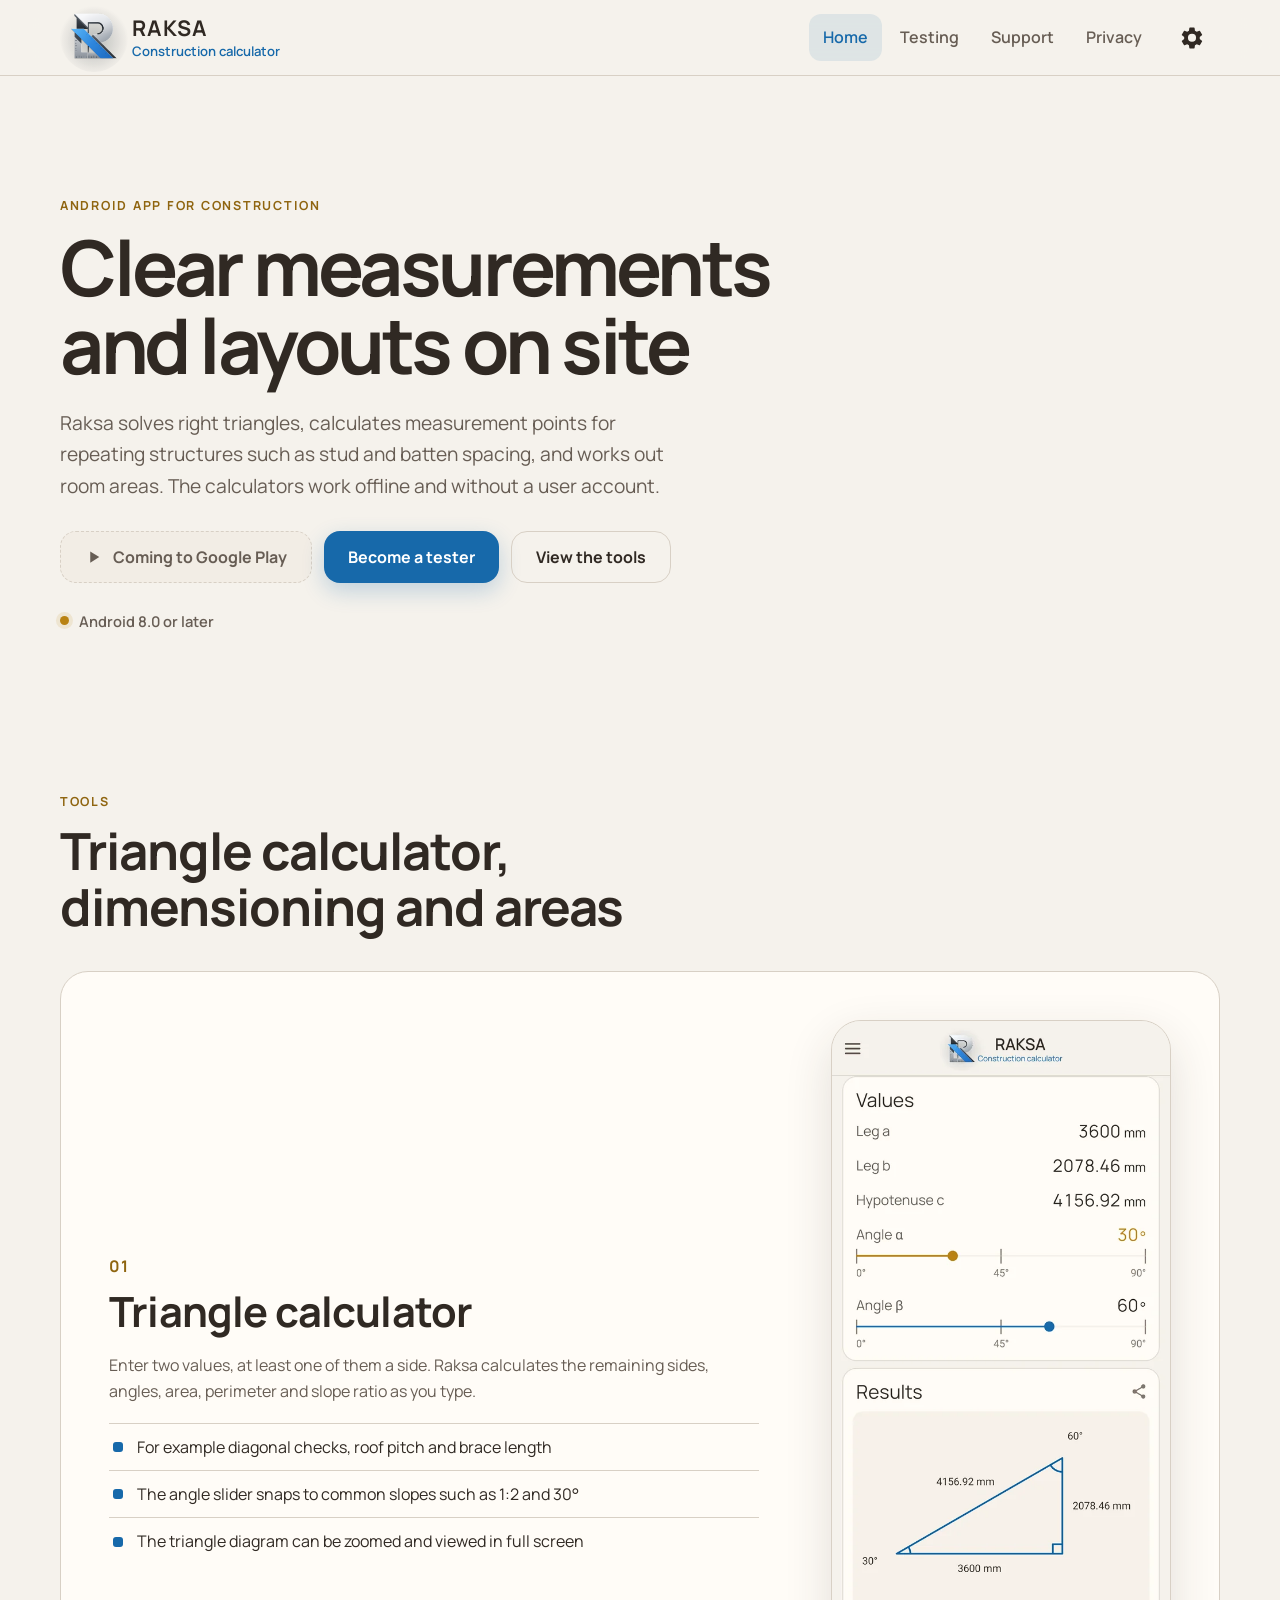
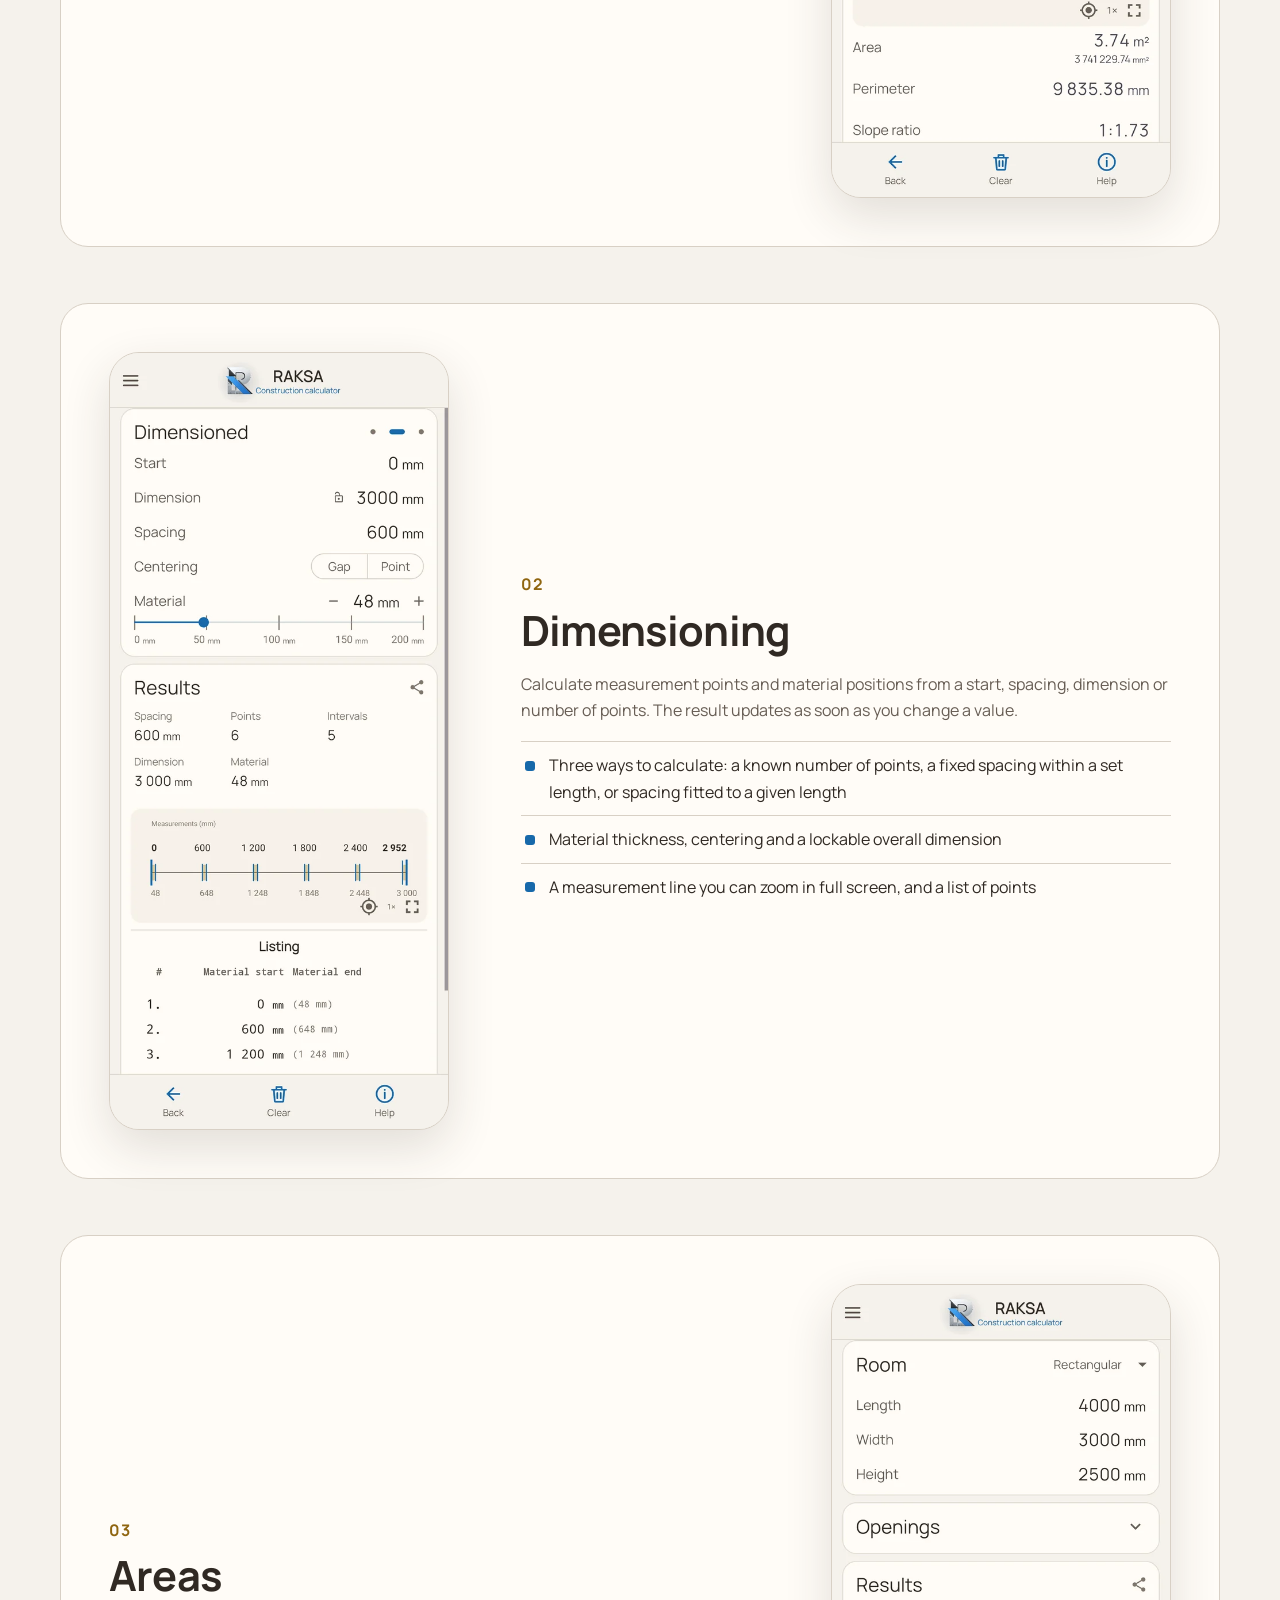
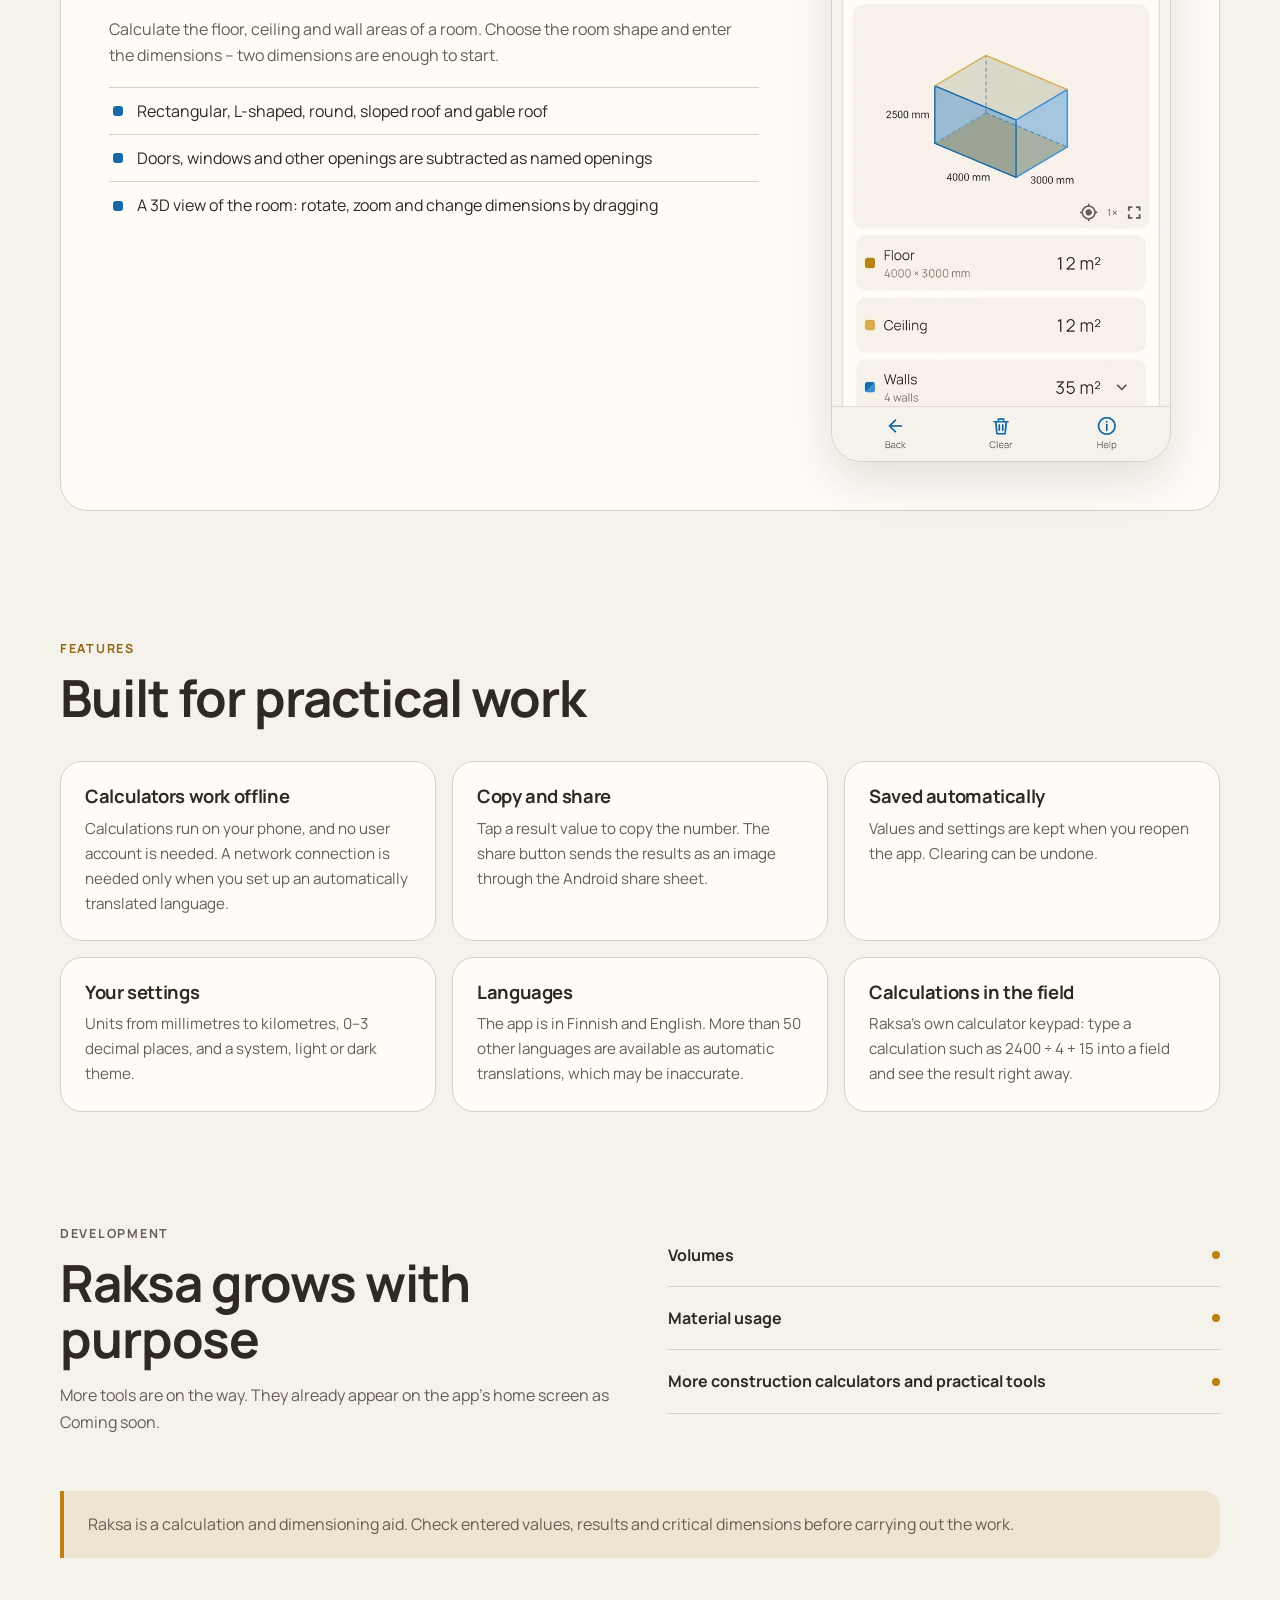
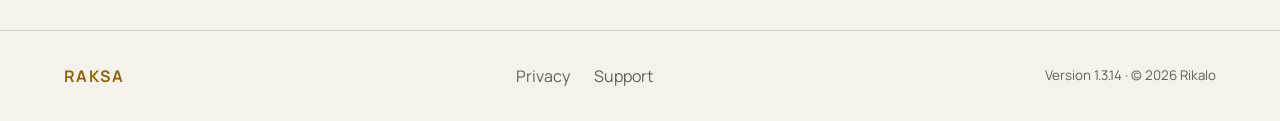
<file: index.html>
<!doctype html>
<html lang="fi">
<head>
  <meta charset="utf-8">
  <meta name="viewport" content="width=device-width, initial-scale=1">
  <meta http-equiv="refresh" content="0; url=/raksa/">
  <link rel="canonical" href="https://www.rikalo.fi/raksa/">
  <title>Raksa</title>
  <script>location.replace('/raksa/' + location.search + location.hash);</script>
</head>
<body>
  <p><a href="/raksa/">Siirry Raksa-sivulle</a></p>
</body>
</html>
</file>
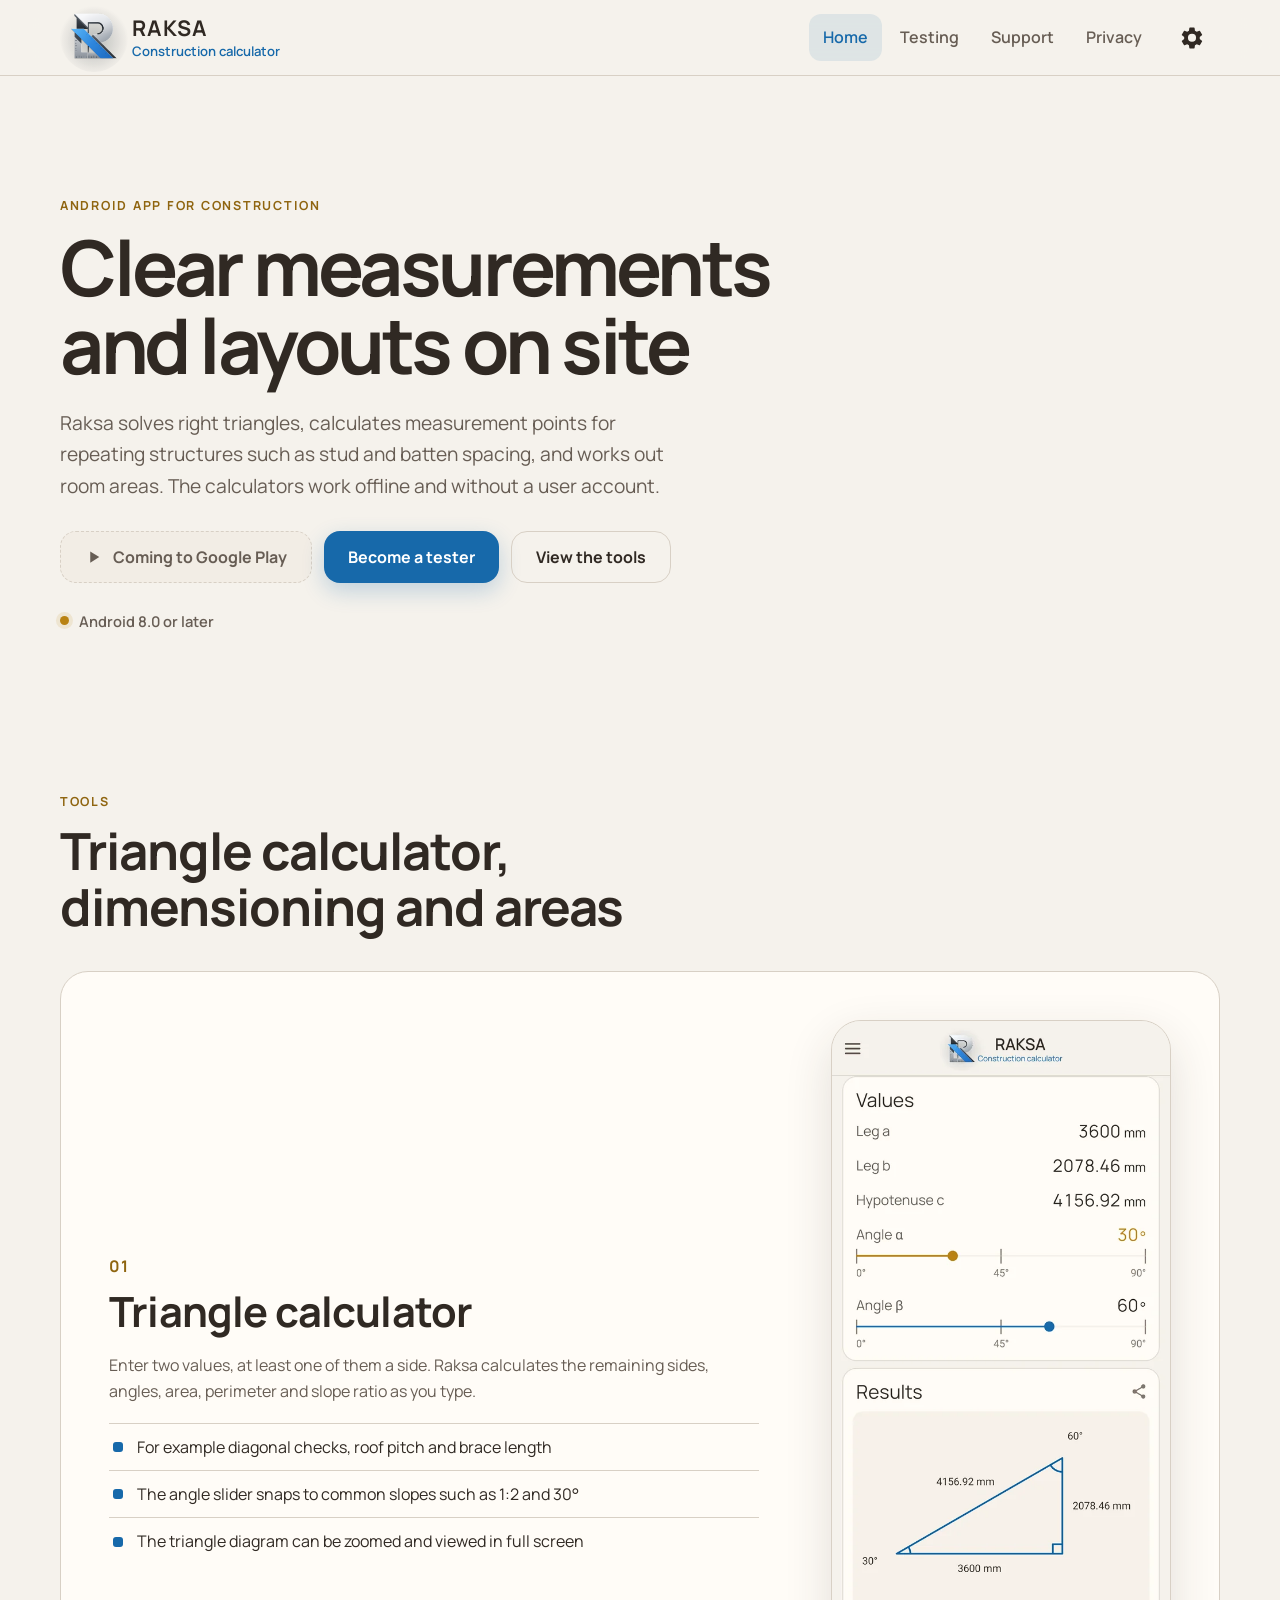
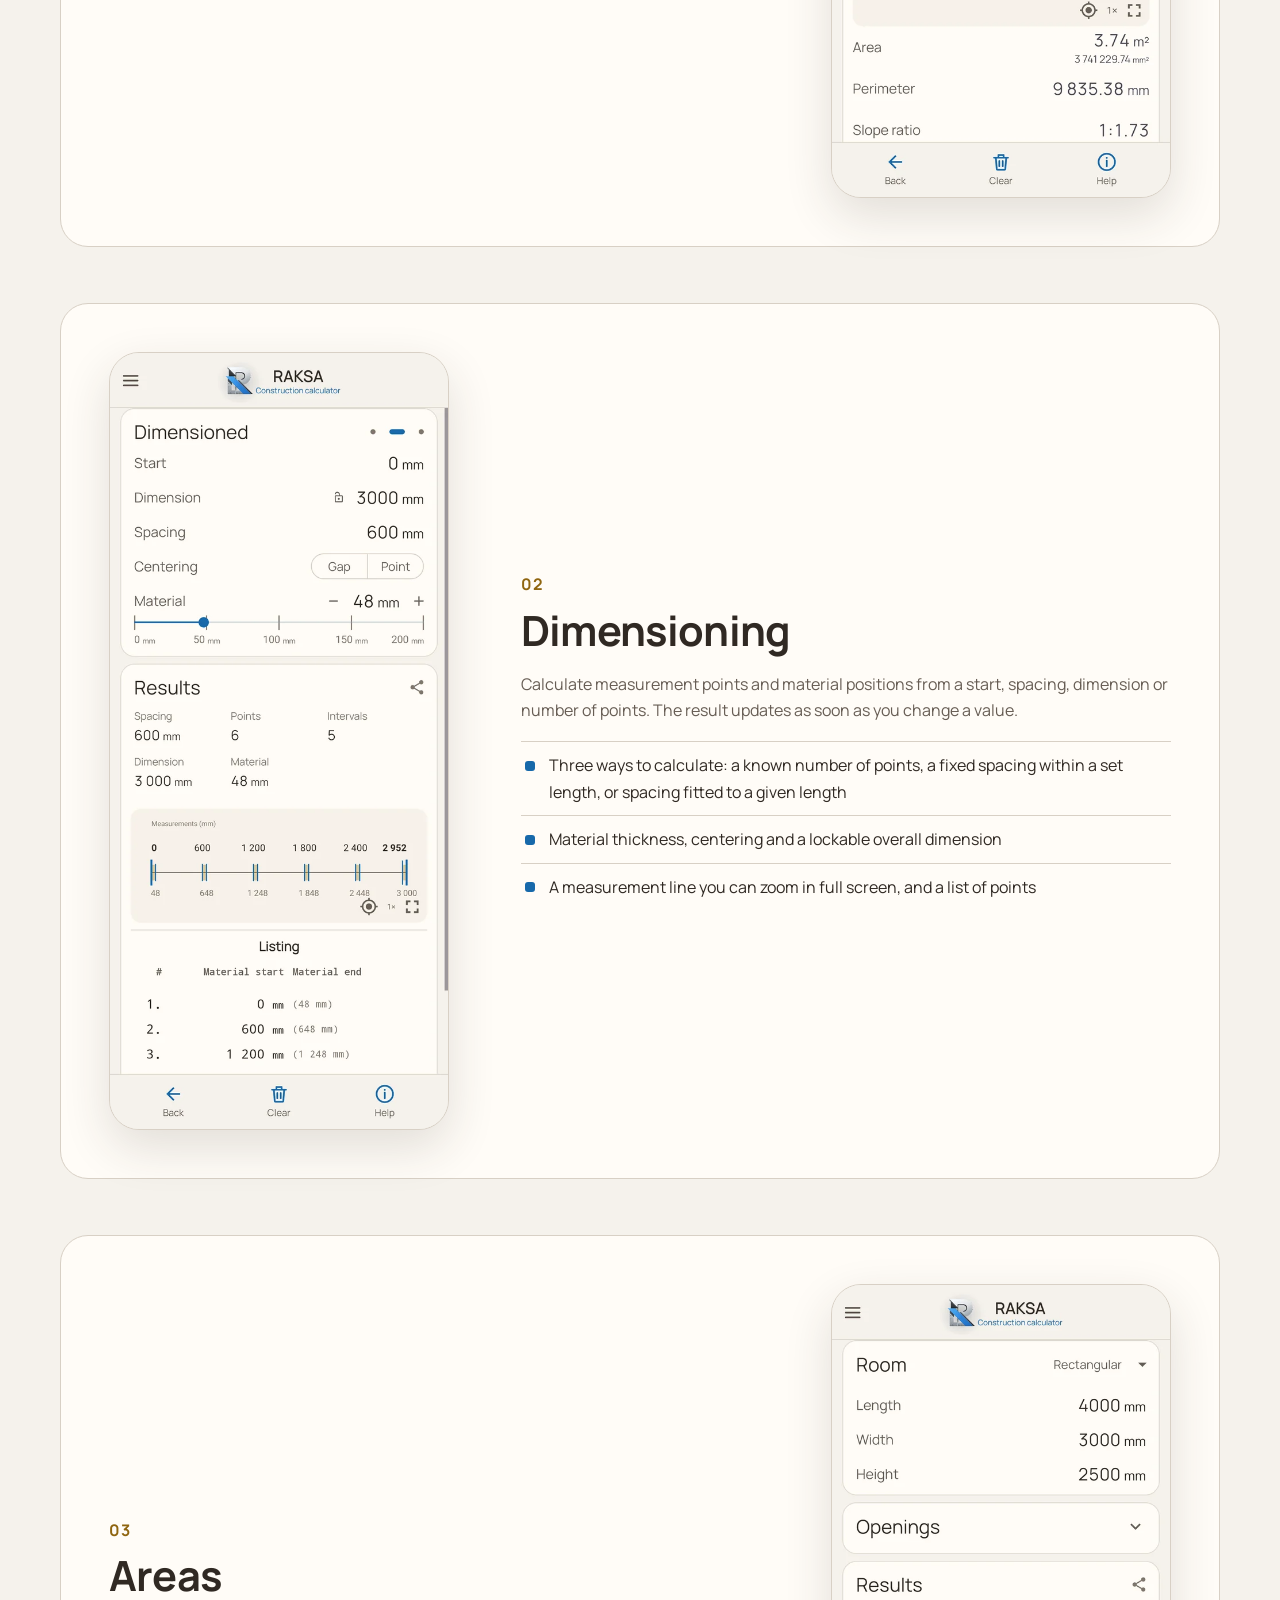
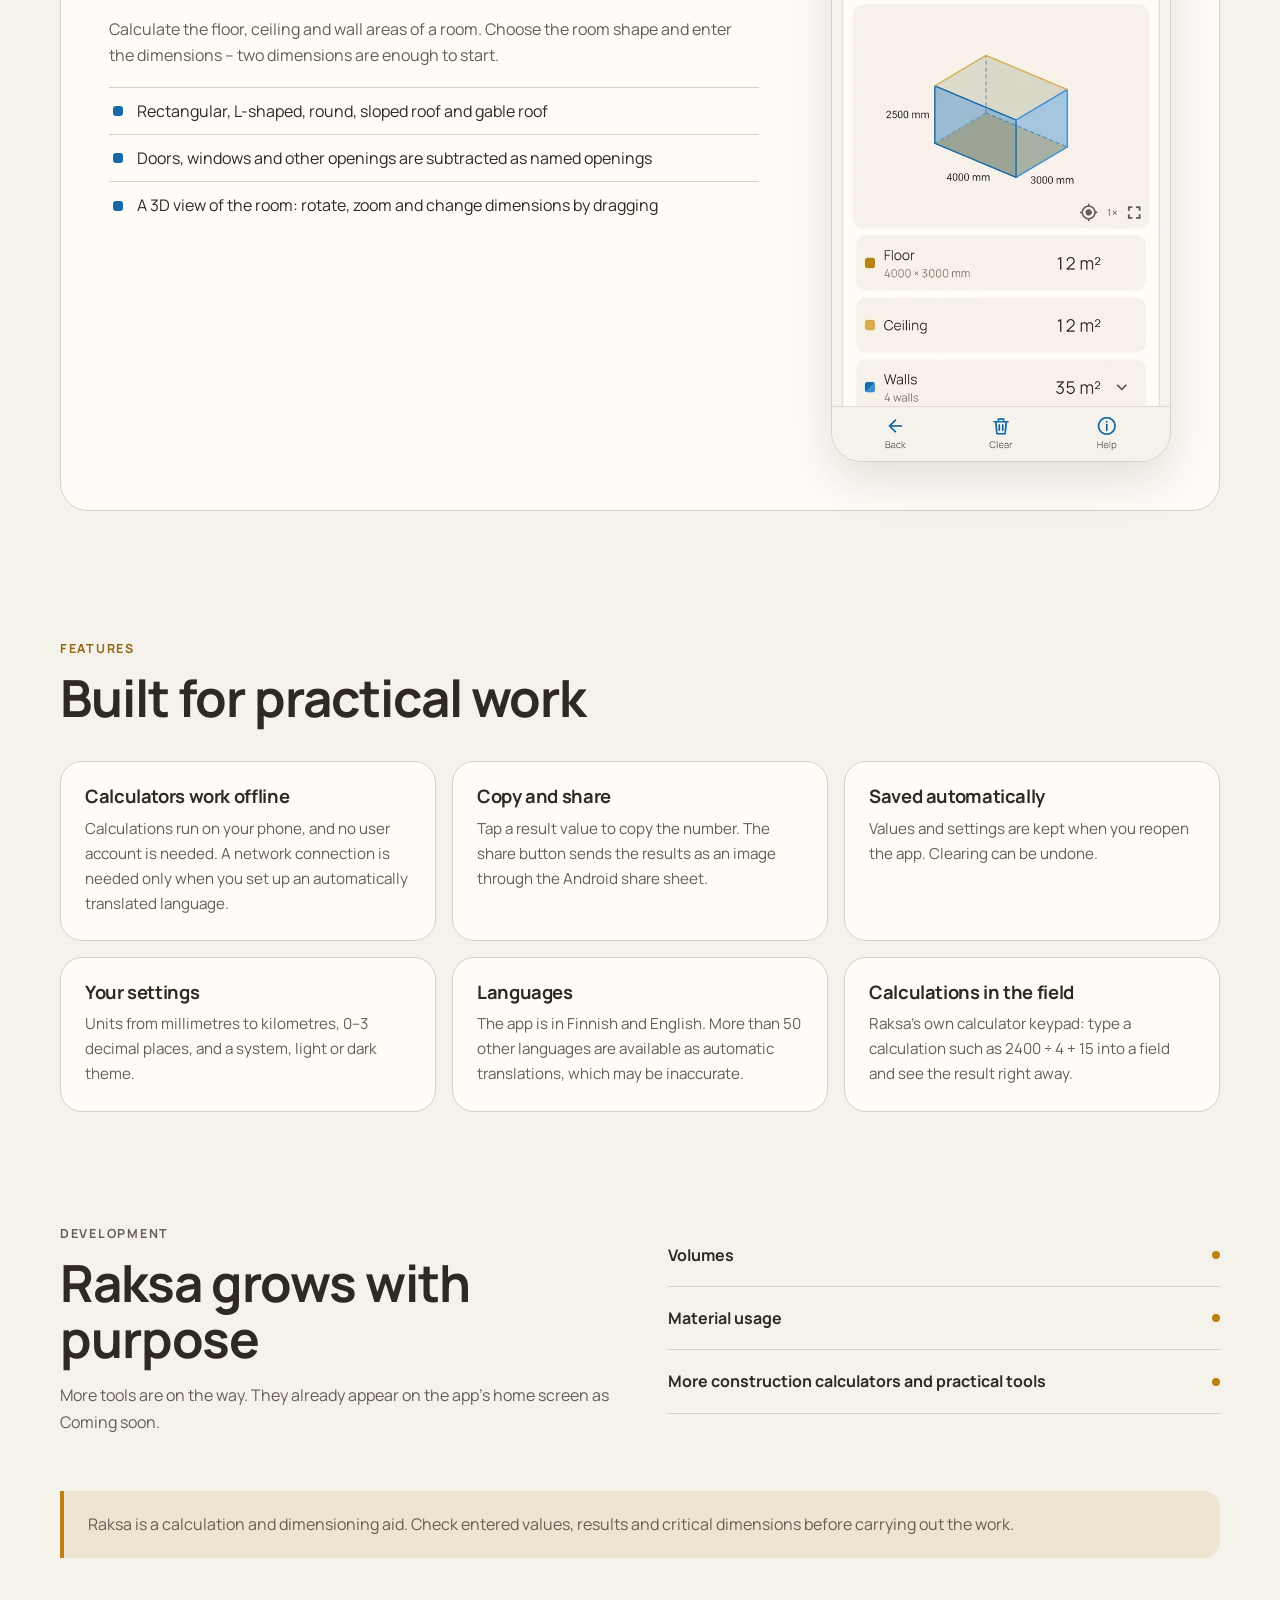
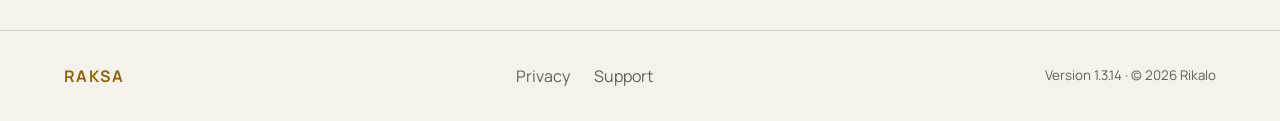
<file: raksa/index.html>
<!doctype html>
<html lang="fi" data-theme="system">
<head>
<meta charset="utf-8">
<meta name="viewport" content="width=device-width,initial-scale=1">
<script>(function(){var r=document.documentElement,t,l;try{t=localStorage.getItem('raksa-theme');l=localStorage.getItem('raksa-language')}catch(e){}if(t!=='light'&&t!=='dark')t='system';if(l!=='fi'&&l!=='en'){l=(navigator.languages||[navigator.language||'']).some(function(x){return /^fi(\b|-)/i.test(x)})?'fi':'en'}r.dataset.theme=t;r.dataset.resolvedTheme=t==='system'?(matchMedia('(prefers-color-scheme: dark)').matches?'dark':'light'):t;r.lang=l})();</script>
<title>Raksa | Rakennuslaskuri</title>
<meta name="description" content="Raksa on Android-sovellus suorakulmaisen kolmion laskentaan, rakennustyön mitoitukseen ja huoneen pinta-aloihin. Laskimet toimivat ilman verkkoyhteyttä ja käyttäjätiliä." data-i18n-content="pageDescription">
<meta name="color-scheme" content="light dark">
<meta name="theme-color" content="#F5F2EC">
<link rel="canonical" href="https://www.rikalo.fi/raksa/">
<link rel="icon" type="image/png" sizes="32x32" href="assets/favicon-32.png">
<link rel="icon" type="image/png" sizes="192x192" href="assets/icon-192.png">
<link rel="apple-touch-icon" href="assets/apple-touch-icon.png">
<link rel="preload" href="assets/fonts/manrope-regular.woff2" as="font" type="font/woff2" crossorigin>
<link rel="stylesheet" href="style.css?v=27">
<meta property="og:type" content="website">
<meta property="og:site_name" content="Raksa">
<meta property="og:title" content="Raksa | Rakennuslaskuri" data-i18n-content="pageTitle">
<meta property="og:description" content="Kolmiolaskin, mitoitus ja pinta-alat rakennustyön käytännön tilanteisiin. Laskimet toimivat ilman verkkoyhteyttä." data-i18n-content="ogDescription">
<meta property="og:url" content="https://www.rikalo.fi/raksa/">
<meta property="og:image" content="https://www.rikalo.fi/raksa/assets/social-preview.png">
<meta property="og:image:width" content="1200">
<meta property="og:image:height" content="630">
<meta property="og:image:alt" content="Raksa-rakennuslaskurin logo ja pinta-alanäkymä" data-i18n-content="ogImageAlt">
<meta property="og:locale" content="fi_FI">
<meta property="og:locale:alternate" content="en_US">
<meta name="twitter:card" content="summary_large_image">
<script src="site.js?v=27" defer></script>
</head>
<body data-page="home">
<a class="skip" href="#main" data-i18n="skip">Siirry sisältöön</a>
<header class="site-header">
  <a class="brand" href="./" aria-label="Raksa">
    <span class="brand-mark"><img class="brand-logo" src="assets/logo-silver.png" width="96" height="96" alt=""></span>
    <span><b>RAKSA</b><small data-i18n="subtitle">Rakennuslaskuri</small></span>
  </a>
  <nav class="site-nav" id="siteNav" aria-label="Päävalikko" data-i18n-aria="mainNav">
    <a href="./" data-i18n="home" aria-current="page">Etusivu</a>
    <a href="beta" data-i18n="navBeta">Testaus</a>
    <a href="support.html" data-i18n="support">Tuki</a>
    <a href="privacy.html" data-i18n="privacy">Tietosuoja</a>
  </nav>
  <div class="header-actions">
    <button id="menuButton" type="button" aria-label="Valikko" data-i18n-aria="menu" aria-controls="siteNav" aria-expanded="false"><svg class="icon" viewBox="0 0 24 24" aria-hidden="true"><path d="M4 6.5h16v2H4zm0 4.5h16v2H4zm0 4.5h16v2H4z"/></svg></button>
    <div class="settings">
      <button id="settingsButton" type="button" aria-label="Asetukset" data-i18n-aria="settings" aria-controls="settingsPanel" aria-expanded="false"><svg class="icon" viewBox="0 0 24 24" aria-hidden="true"><path d="M19.14 12.94a7.8 7.8 0 0 0 .05-.94 7.8 7.8 0 0 0-.05-.94l2.03-1.58a.5.5 0 0 0 .12-.64l-1.92-3.32a.5.5 0 0 0-.61-.22l-2.39.96a7.2 7.2 0 0 0-1.63-.94L14.38 2.8a.5.5 0 0 0-.5-.4h-3.84a.5.5 0 0 0-.49.4L9.18 5.32c-.58.24-1.12.55-1.62.94L5.17 5.3a.5.5 0 0 0-.61.22L2.64 8.84a.5.5 0 0 0 .12.64l2.03 1.58a7.8 7.8 0 0 0-.05.94c0 .32.02.63.05.94l-2.03 1.58a.5.5 0 0 0-.12.64l1.92 3.32a.5.5 0 0 0 .61.22l2.39-.96c.5.39 1.04.7 1.62.94l.37 2.52a.5.5 0 0 0 .49.4h3.84a.5.5 0 0 0 .5-.4l.36-2.52c.59-.24 1.13-.55 1.63-.94l2.39.96a.5.5 0 0 0 .61-.22l1.92-3.32a.5.5 0 0 0-.12-.64l-2.03-1.58ZM12 15.5A3.5 3.5 0 1 1 12 8a3.5 3.5 0 0 1 0 7.5Z"/></svg></button>
      <div id="settingsPanel" hidden>
        <label for="language" data-i18n="language">Kieli</label>
        <select id="language"><option value="fi">Suomi</option><option value="en">English</option></select>
        <label for="theme" data-i18n="theme">Teema</label>
        <select id="theme"><option value="system" data-i18n="system">Järjestelmä</option><option value="light" data-i18n="light">Vaalea</option><option value="dark" data-i18n="dark">Tumma</option></select>
      </div>
    </div>
  </div>
</header>

<main id="main">
  <section class="hero container">
    <div class="hero-text">
      <p class="eyebrow" data-i18n="eyebrow">Android-sovellus rakentamiseen</p>
      <h1 data-i18n="title">Mitat ja jaot selkeästi työmaalla</h1>
      <p class="lead" data-i18n="lead">Raksa ratkaisee suorakulmaisen kolmion, laskee mittapisteet toistuville rakenteille, kuten tolppajaolle ja rimoitukselle, sekä laskee huoneen pinta-alat. Laskimet toimivat ilman verkkoyhteyttä ja käyttäjätiliä.</p>
      <div class="actions">
        <span class="button play-pending" data-play-store><svg class="play-icon" viewBox="0 0 24 24" aria-hidden="true"><path d="M7 4.5v15l12-7.5z"/></svg><span data-i18n="playComing">Tulossa Google Playhin</span></span>
        <a class="button primary" href="beta" data-i18n="joinTest">Liity testaajaksi</a>
        <a class="button secondary" href="#tools" data-i18n="explore">Katso työkalut</a>
      </div>
      <p class="status"><span class="status-dot" aria-hidden="true"></span><span data-i18n="status">Android 8.0 tai uudempi</span></p>
    </div>
  </section>

  <section id="tools" class="tools container">
    <div class="section-heading">
      <p class="eyebrow" data-i18n="toolsEyebrow">Työkalut</p>
      <h2 data-i18n="toolsTitle">Kolmiolaskin, mitoitus ja pinta-alat</h2>
    </div>

    <article class="tool">
      <div class="tool-text">
        <span class="tool-number">01</span>
        <h3 data-i18n="triangleTitle">Kolmiolaskin</h3>
        <p data-i18n="triangleText">Anna kaksi arvoa, joista ainakin toinen on sivu. Raksa laskee muut sivut, kulmat, pinta-alan, piirin ja kaltevuuden jo kirjoittaessasi.</p>
        <ul>
          <li data-i18n="tri1">Esimerkiksi ristimitat, kattokaltevuus ja vinotuen pituus</li>
          <li data-i18n="tri2">Kulmasäädin pysähtyy yleisiin kaltevuuksiin, kuten 1:2 ja 30°</li>
          <li data-i18n="tri3">Kolmion kuvaa voi zoomata ja tarkastella koko näytössä</li>
        </ul>
      </div>
      <figure class="phone-shot">
        <img data-shot="triangle" src="assets/screens/triangle-light-fi.webp" width="588" height="1350" loading="lazy" decoding="async" alt="Raksan kolmiolaskin: kateetti 3600 mm ja kulma 30°, tuloksena kolmion kuva, pinta-ala, piiri ja kaltevuus" data-i18n-alt="triangleAlt">
      </figure>
    </article>

    <article class="tool reverse">
      <div class="tool-text">
        <span class="tool-number">02</span>
        <h3 data-i18n="dimTitle">Mitoitus</h3>
        <p data-i18n="dimText">Laske mittapisteet ja materiaalien paikat aloituksen, jaon, mitan tai pisteiden määrän perusteella. Tulos päivittyy heti, kun muutat arvoja.</p>
        <ul>
          <li data-i18n="dim1">Kolme laskentatapaa: tunnettu pisteiden määrä, kiinteä jako rajattuun mittaan tai jaon sovitus annettuun pituuteen</li>
          <li data-i18n="dim2">Materiaalin vahvuus, keskitys ja lukittava kokonaismitta</li>
          <li data-i18n="dim3">Mittajana, jota voi zoomata koko näytössä, ja mittapisteiden lista</li>
        </ul>
      </div>
      <figure class="phone-shot">
        <img data-shot="dimensions" src="assets/screens/dimensions-light-fi.webp" width="588" height="1350" loading="lazy" decoding="async" alt="Raksan mitoitus: Mitoitettu-tila, mitta 3000 mm, jako 600 mm ja materiaali 48 mm, tuloksena mittajana ja mittapisteet" data-i18n-alt="dimensionsAlt">
      </figure>
    </article>

    <article class="tool">
      <div class="tool-text">
        <span class="tool-number">03</span>
        <h3 data-i18n="areasTitle">Pinta-alat</h3>
        <p data-i18n="areasText">Laske huoneen lattian, katon ja seinien pinta-alat. Valitse huoneen muoto ja anna mitat – kaksi mittaa riittää alkuun.</p>
        <ul>
          <li data-i18n="area1">Suorakulmainen, L-muotoinen, pyöreä, vino katto ja harjakatto</li>
          <li data-i18n="area2">Ovet, ikkunat ja muut aukot vähennetään nimettävinä aukkoina</li>
          <li data-i18n="area3">3D-kuva huoneesta: käännä, zoomaa ja muuta mittoja vetämällä</li>
        </ul>
      </div>
      <figure class="phone-shot">
        <img data-shot="areas" src="assets/screens/areas-light-fi.webp" width="588" height="1350" loading="lazy" decoding="async" alt="Raksan pinta-alat: suorakulmainen huone 4000 × 3000 × 2500 mm, 3D-kuva ja tulokset, lattia ja katto 12 m², seinät 35 m²" data-i18n-alt="areasAlt">
      </figure>
    </article>
  </section>

  <section class="features container" aria-labelledby="featuresTitle">
    <div class="section-heading">
      <p class="eyebrow" data-i18n="featuresEyebrow">Ominaisuudet</p>
      <h2 id="featuresTitle" data-i18n="featuresTitle">Tehty käytännön työhön</h2>
    </div>
    <ul class="feature-grid">
      <li><h3 data-i18n="f1Title">Laskimet ilman verkkoyhteyttä</h3><p data-i18n="f1Text">Laskenta tapahtuu puhelimessa, eikä käyttäjätiliä tarvita. Verkkoyhteys tarvitaan vain, kun otat käyttöön automaattisesti käännetyn kielen.</p></li>
      <li><h3 data-i18n="f2Title">Kopioi ja jaa</h3><p data-i18n="f2Text">Tulosarvon napautus kopioi luvun. Jakopainike lähettää tulokset kuvana Androidin jakovalikon kautta.</p></li>
      <li><h3 data-i18n="f3Title">Tallentuu automaattisesti</h3><p data-i18n="f3Text">Arvot ja asetukset ovat tallessa, kun avaat sovelluksen uudelleen. Tyhjennyksen voi perua.</p></li>
      <li><h3 data-i18n="f4Title">Omat asetukset</h3><p data-i18n="f4Text">Yksiköt millimetreistä kilometreihin, 0–3 desimaalia sekä järjestelmän, vaalea tai tumma teema.</p></li>
      <li><h3 data-i18n="f5Title">Kielet</h3><p data-i18n="f5Text">Sovellus on suomeksi ja englanniksi. Lisäksi yli 50 kieltä on saatavilla automaattisena käännöksenä, joka voi olla epätarkka.</p></li>
      <li><h3 data-i18n="f6Title">Laskut suoraan kenttään</h3><p data-i18n="f6Text">Raksan oma laskinnäppäimistö: kirjoita kenttään lasku, kuten 2400 ÷ 4 + 15, ja näet tuloksen heti.</p></li>
    </ul>
  </section>

  <section class="future container">
    <div>
      <p class="eyebrow" data-i18n="development">Kehitys</p>
      <h2 data-i18n="grow">Raksa kasvaa harkitusti</h2>
      <p data-i18n="growText">Raksaan on tulossa lisää työkaluja. Ne näkyvät jo sovelluksen etusivulla merkinnällä Tulossa.</p>
    </div>
    <ul class="future-list">
      <li data-i18n="next1">Tilavuudet</li>
      <li data-i18n="next2">Materiaalimenekit</li>
      <li data-i18n="next3">Lisää rakentamisen laskureita ja käytännön työkaluja</li>
    </ul>
  </section>

  <aside class="notice container">
    <p data-i18n="notice">Raksa on laskennan ja mitoituksen apuväline. Tarkista syötetyt arvot, tulokset ja kriittiset mitat ennen työn toteuttamista.</p>
  </aside>
</main>

<footer class="site-footer">
  <b>RAKSA</b>
  <nav aria-label="Alatunniste" data-i18n-aria="footerNav">
    <a href="privacy.html" data-i18n="privacy">Tietosuoja</a>
    <a href="support.html" data-i18n="support">Tuki</a>
  </nav>
  <small><span data-i18n="version">Versio 1.3.14</span> · © 2026 Rikalo</small>
</footer>
</body>
</html>
</file>
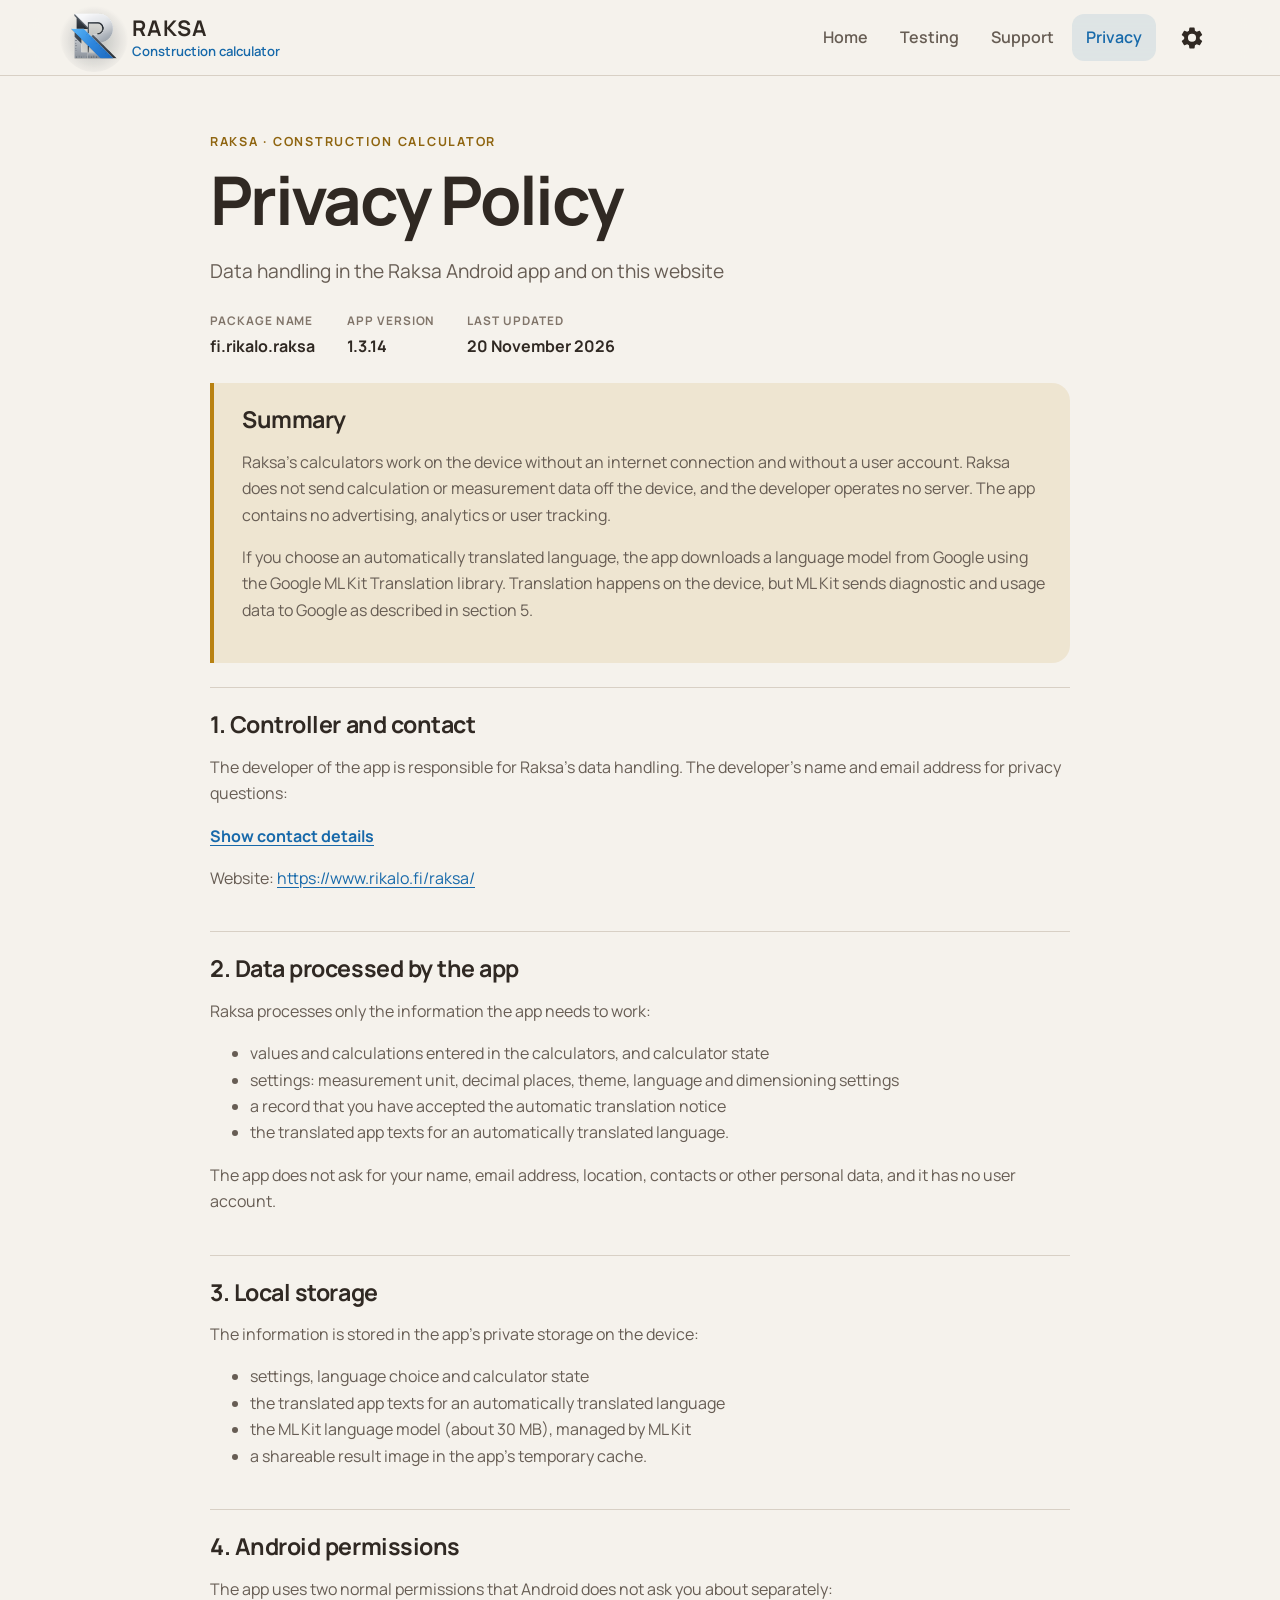
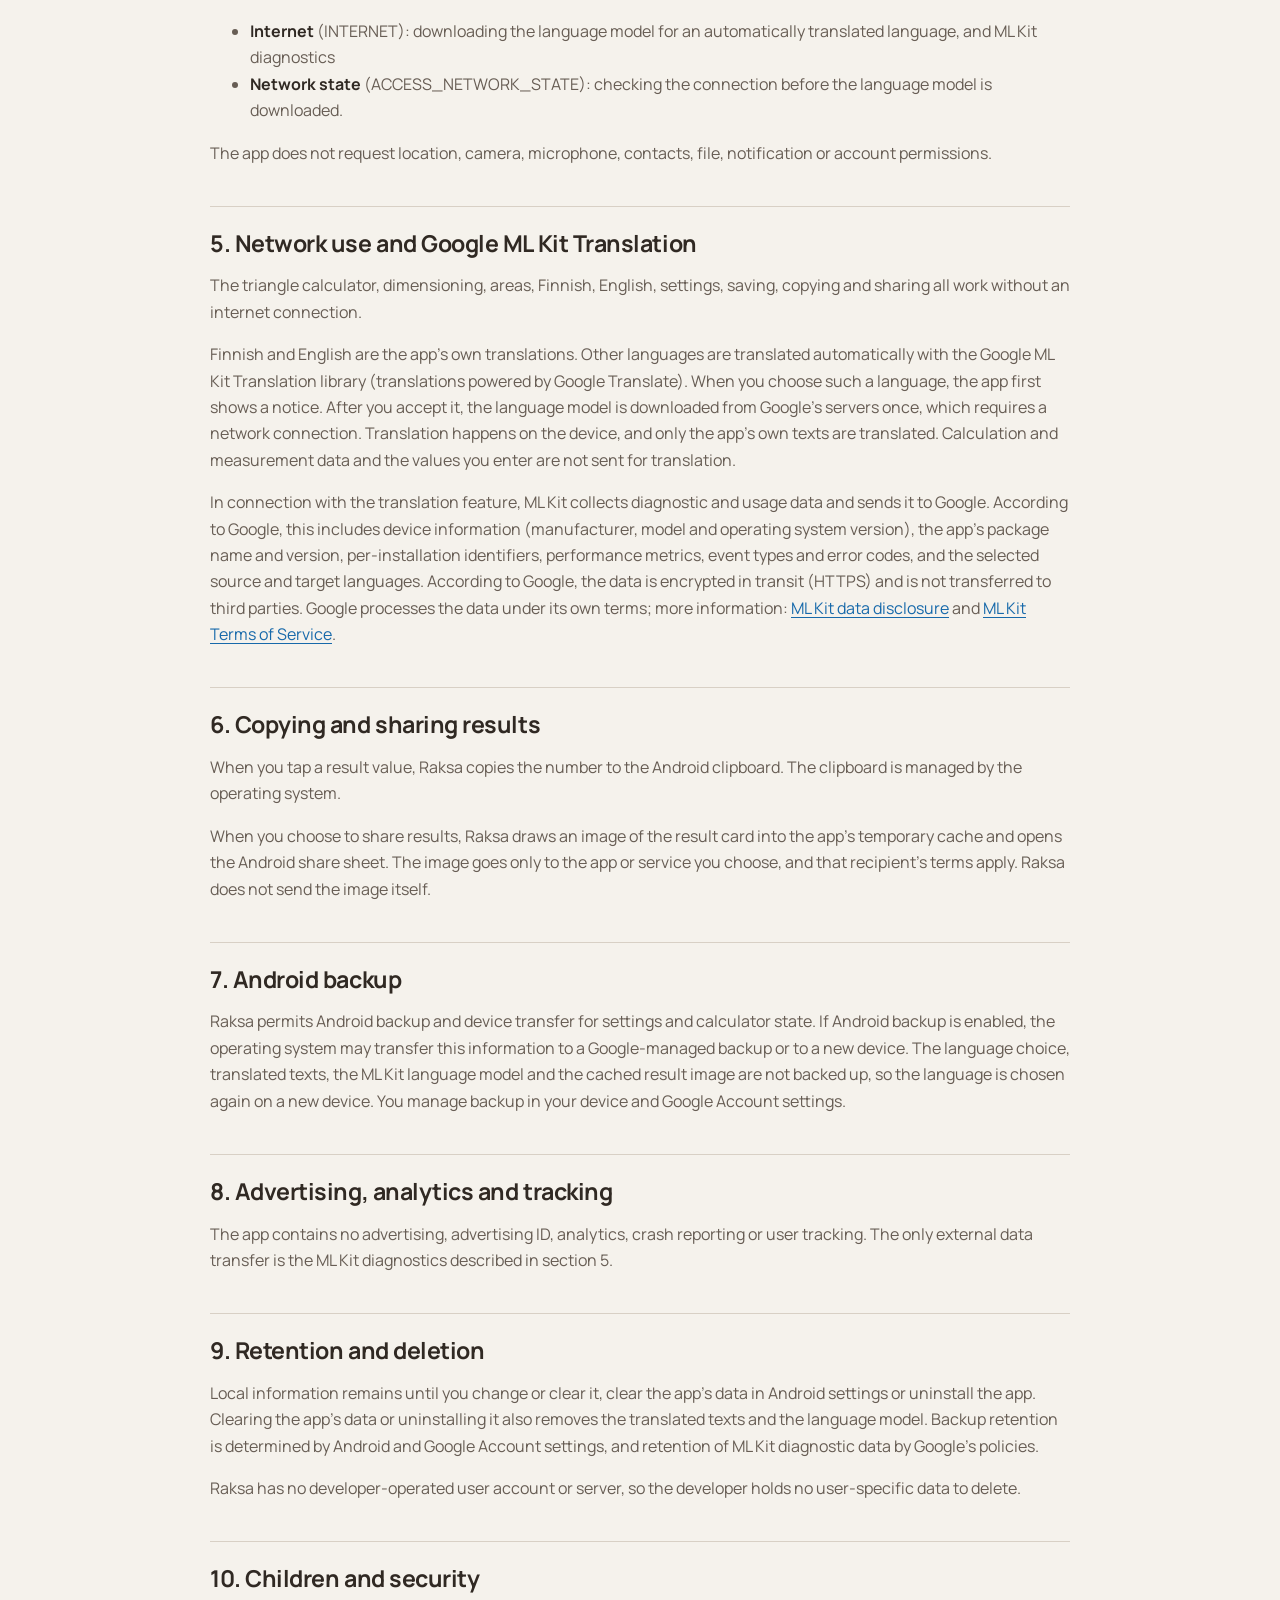
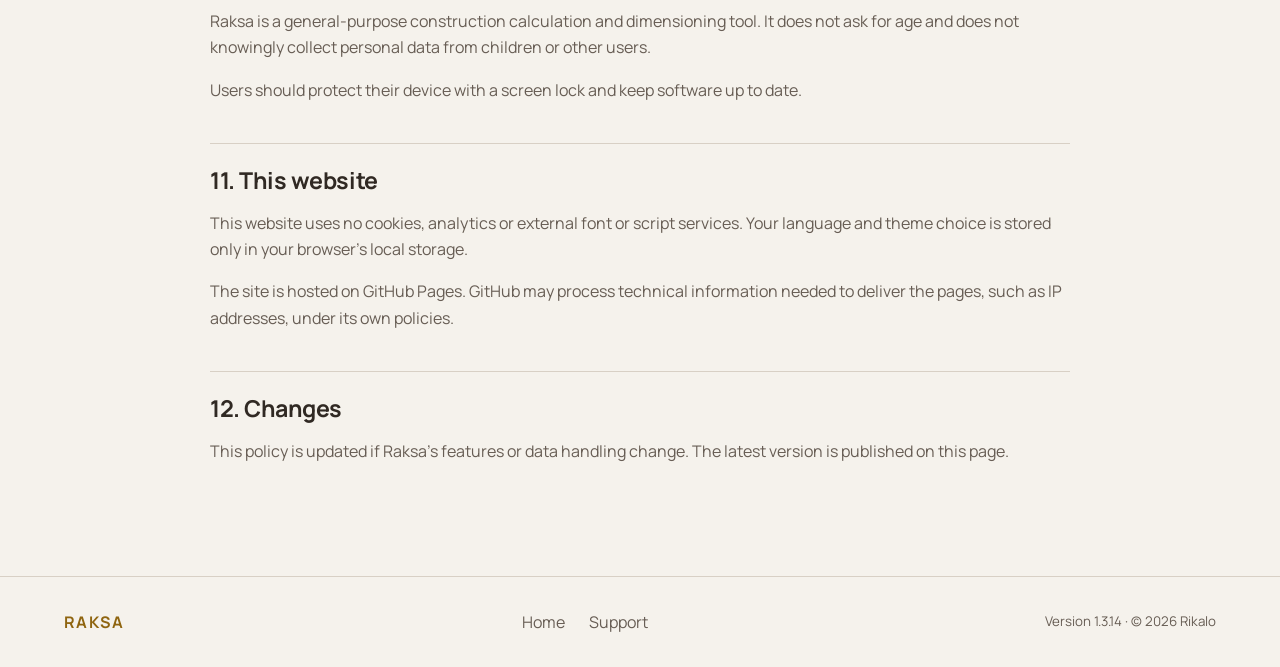
<file: privacy.html>
<!doctype html>
<html lang="fi">
<head>
  <meta charset="utf-8">
  <meta name="viewport" content="width=device-width, initial-scale=1">
  <meta http-equiv="refresh" content="0; url=/raksa/privacy.html">
  <link rel="canonical" href="https://www.rikalo.fi/raksa/privacy.html">
  <title>Tietosuojaseloste | Raksa</title>
  <script>location.replace('/raksa/privacy.html' + location.search + location.hash);</script>
</head>
<body>
  <p><a href="/raksa/privacy.html">Avaa Raksan tietosuojaseloste</a></p>
</body>
</html>
</file>
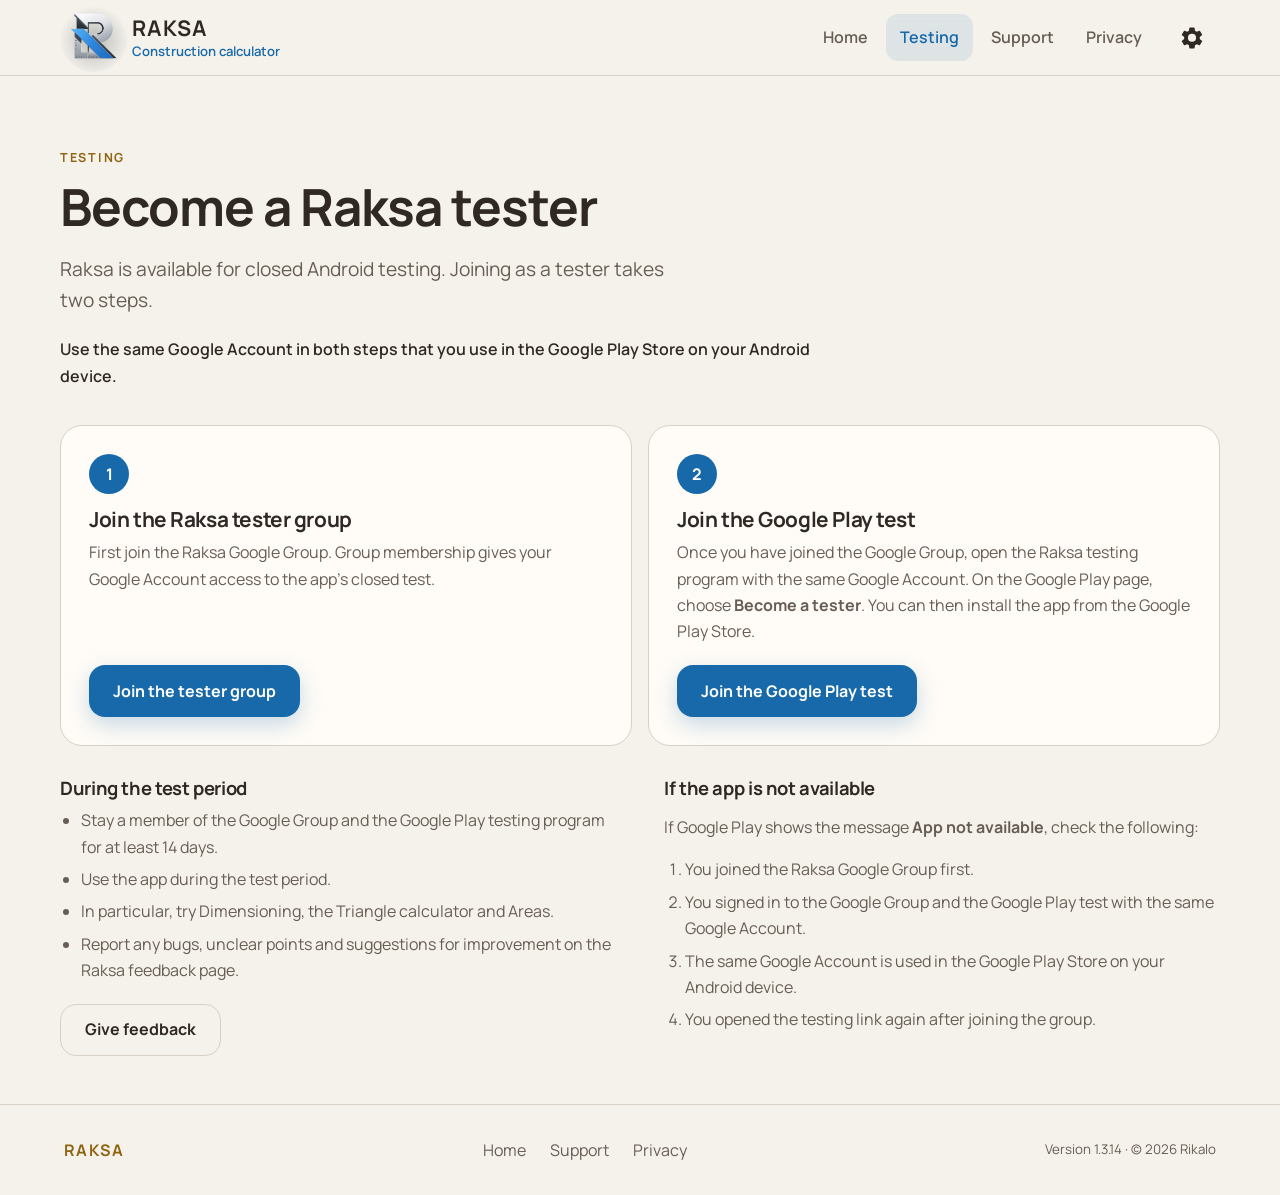
<file: raksa/beta.html>
<!doctype html>
<html lang="fi" data-theme="system">
<head>
<meta charset="utf-8">
<meta name="viewport" content="width=device-width,initial-scale=1">
<script>(function(){var r=document.documentElement,t,l;try{t=localStorage.getItem('raksa-theme');l=localStorage.getItem('raksa-language')}catch(e){}if(t!=='light'&&t!=='dark')t='system';if(l!=='fi'&&l!=='en'){l=(navigator.languages||[navigator.language||'']).some(function(x){return /^fi(\b|-)/i.test(x)})?'fi':'en'}r.dataset.theme=t;r.dataset.resolvedTheme=t==='system'?(matchMedia('(prefers-color-scheme: dark)').matches?'dark':'light'):t;r.lang=l})();</script>
<title>Raksa | Beta-testaus</title>
<meta name="description" content="Liity Raksan testaajaksi: ohjeet Raksan Google-ryhmään ja Google Playn suljettuun Android-testiin liittymiseen." data-i18n-content="betaDescription">
<meta name="color-scheme" content="light dark">
<meta name="theme-color" content="#F5F2EC">
<link rel="canonical" href="https://www.rikalo.fi/raksa/beta">
<link rel="icon" type="image/png" sizes="32x32" href="assets/favicon-32.png">
<link rel="icon" type="image/png" sizes="192x192" href="assets/icon-192.png">
<link rel="apple-touch-icon" href="assets/apple-touch-icon.png">
<link rel="preload" href="assets/fonts/manrope-regular.woff2" as="font" type="font/woff2" crossorigin>
<link rel="stylesheet" href="style.css?v=27">
<meta property="og:type" content="website">
<meta property="og:site_name" content="Raksa">
<meta property="og:title" content="Raksa | Beta-testaus" data-i18n-content="betaPageTitle">
<meta property="og:description" content="Liity Raksan testaajaksi: ohjeet Raksan Google-ryhmään ja Google Playn suljettuun Android-testiin liittymiseen." data-i18n-content="betaDescription">
<meta property="og:url" content="https://www.rikalo.fi/raksa/beta">
<meta property="og:image" content="https://www.rikalo.fi/raksa/assets/social-preview.png">
<meta name="twitter:card" content="summary_large_image">
<script src="site.js?v=27" defer></script>
</head>
<body data-page="beta">
<a class="skip" href="#main" data-i18n="skip">Siirry sisältöön</a>
<header class="site-header">
  <a class="brand" href="./" aria-label="Raksa">
    <span class="brand-mark"><img class="brand-logo" src="assets/logo-silver.png" width="96" height="96" alt=""></span>
    <span><b>RAKSA</b><small data-i18n="subtitle">Rakennuslaskuri</small></span>
  </a>
  <nav class="site-nav" id="siteNav" aria-label="Päävalikko" data-i18n-aria="mainNav">
    <a href="./" data-i18n="home">Etusivu</a>
    <a href="beta" data-i18n="navBeta" aria-current="page">Testaus</a>
    <a href="support.html" data-i18n="support">Tuki</a>
    <a href="privacy.html" data-i18n="privacy">Tietosuoja</a>
  </nav>
  <div class="header-actions">
    <button id="menuButton" type="button" aria-label="Valikko" data-i18n-aria="menu" aria-controls="siteNav" aria-expanded="false"><svg class="icon" viewBox="0 0 24 24" aria-hidden="true"><path d="M4 6.5h16v2H4zm0 4.5h16v2H4zm0 4.5h16v2H4z"/></svg></button>
    <div class="settings">
      <button id="settingsButton" type="button" aria-label="Asetukset" data-i18n-aria="settings" aria-controls="settingsPanel" aria-expanded="false"><svg class="icon" viewBox="0 0 24 24" aria-hidden="true"><path d="M19.14 12.94a7.8 7.8 0 0 0 .05-.94 7.8 7.8 0 0 0-.05-.94l2.03-1.58a.5.5 0 0 0 .12-.64l-1.92-3.32a.5.5 0 0 0-.61-.22l-2.39.96a7.2 7.2 0 0 0-1.63-.94L14.38 2.8a.5.5 0 0 0-.5-.4h-3.84a.5.5 0 0 0-.49.4L9.18 5.32c-.58.24-1.12.55-1.62.94L5.17 5.3a.5.5 0 0 0-.61.22L2.64 8.84a.5.5 0 0 0 .12.64l2.03 1.58a7.8 7.8 0 0 0-.05.94c0 .32.02.63.05.94l-2.03 1.58a.5.5 0 0 0-.12.64l1.92 3.32a.5.5 0 0 0 .61.22l2.39-.96c.5.39 1.04.7 1.62.94l.37 2.52a.5.5 0 0 0 .49.4h3.84a.5.5 0 0 0 .5-.4l.36-2.52c.59-.24 1.13-.55 1.63-.94l2.39.96a.5.5 0 0 0 .61-.22l1.92-3.32a.5.5 0 0 0-.12-.64l-2.03-1.58ZM12 15.5A3.5 3.5 0 1 1 12 8a3.5 3.5 0 0 1 0 7.5Z"/></svg></button>
      <div id="settingsPanel" hidden>
        <label for="language" data-i18n="language">Kieli</label>
        <select id="language"><option value="fi">Suomi</option><option value="en">English</option></select>
        <label for="theme" data-i18n="theme">Teema</label>
        <select id="theme"><option value="system" data-i18n="system">Järjestelmä</option><option value="light" data-i18n="light">Vaalea</option><option value="dark" data-i18n="dark">Tumma</option></select>
      </div>
    </div>
  </div>
</header>

<main id="main" class="beta">
  <section id="testaus" class="testing container">
    <div data-lang="fi" lang="fi">
      <div class="section-heading">
        <p class="eyebrow">Testaus</p>
        <h1>Liity Raksan testaajaksi</h1>
        <p class="lead">Raksa on saatavilla suljettuun Android-testaukseen. Testaajaksi liittyminen tapahtuu kahdessa vaiheessa.</p>
        <p class="testing-note">Käytä molemmissa vaiheissa samaa Google-tiliä, jota käytät Android-laitteesi Google Play Kaupassa.</p>
      </div>
      <ol class="join-steps">
        <li>
          <span class="step-number" aria-hidden="true">1</span>
          <h2>Liity Raksan testaajaryhmään</h2>
          <p>Liity ensin Raksan Google-ryhmään. Ryhmän jäsenyys antaa Google-tilillesi oikeuden liittyä sovelluksen suljettuun testiin.</p>
          <a class="button primary" href="https://groups.google.com/g/raksa-testaus" target="_blank" rel="noopener">Liity testaajaryhmään</a>
        </li>
        <li>
          <span class="step-number" aria-hidden="true">2</span>
          <h2>Liity Google Play&nbsp;-testiin</h2>
          <p>Kun olet liittynyt Google-ryhmään, avaa Raksan testiohjelma samalla Google-tilillä. Valitse Google Playn sivulla <strong>Liity testaajaksi</strong>. Tämän jälkeen saat sovelluksen asennettavaksi Google Play Kaupasta.</p>
          <a class="button primary" href="https://play.google.com/apps/testing/fi.rikalo.raksa" target="_blank" rel="noopener">Liity Google Play&nbsp;-testiin</a>
        </li>
      </ol>
      <div class="testing-info">
        <div>
          <h2>Testijakson aikana</h2>
          <ul>
            <li>Pysy Google-ryhmän ja Google Play&nbsp;-testiohjelman jäsenenä vähintään 14 päivää.</li>
            <li>Käytä sovellusta testijakson aikana.</li>
            <li>Kokeile erityisesti Mitoitusta, Kolmiolaskinta ja Pinta-aloja.</li>
            <li>Ilmoita havaitsemistasi virheistä, epäselvyyksistä ja parannusehdotuksista Raksan palautesivulla.</li>
          </ul>
          <a class="button secondary" href="support.html">Anna palautetta</a>
        </div>
        <div>
          <h2>Jos sovellus ei ole saatavilla</h2>
          <p>Jos Google Play näyttää ilmoituksen <strong>App not available</strong>, tarkista seuraavat asiat:</p>
          <ol>
            <li>Olet liittynyt ensin Raksan Google-ryhmään.</li>
            <li>Google-ryhmään ja Google Play&nbsp;-testiin on kirjauduttu samalla Google-tilillä.</li>
            <li>Sama Google-tili on käytössä Android-laitteen Google Play Kaupassa.</li>
            <li>Ryhmään liittymisen jälkeen testilinkki on avattu uudelleen.</li>
          </ol>
        </div>
      </div>
    </div>

    <div data-lang="en" lang="en">
      <div class="section-heading">
        <p class="eyebrow">Testing</p>
        <h1>Become a Raksa tester</h1>
        <p class="lead">Raksa is available for closed Android testing. Joining as a tester takes two steps.</p>
        <p class="testing-note">Use the same Google Account in both steps that you use in the Google Play Store on your Android device.</p>
      </div>
      <ol class="join-steps">
        <li>
          <span class="step-number" aria-hidden="true">1</span>
          <h2>Join the Raksa tester group</h2>
          <p>First join the Raksa Google Group. Group membership gives your Google Account access to the app's closed test.</p>
          <a class="button primary" href="https://groups.google.com/g/raksa-testaus" target="_blank" rel="noopener">Join the tester group</a>
        </li>
        <li>
          <span class="step-number" aria-hidden="true">2</span>
          <h2>Join the Google Play test</h2>
          <p>Once you have joined the Google Group, open the Raksa testing program with the same Google Account. On the Google Play page, choose <strong>Become a tester</strong>. You can then install the app from the Google Play Store.</p>
          <a class="button primary" href="https://play.google.com/apps/testing/fi.rikalo.raksa" target="_blank" rel="noopener">Join the Google Play test</a>
        </li>
      </ol>
      <div class="testing-info">
        <div>
          <h2>During the test period</h2>
          <ul>
            <li>Stay a member of the Google Group and the Google Play testing program for at least 14 days.</li>
            <li>Use the app during the test period.</li>
            <li>In particular, try Dimensioning, the Triangle calculator and Areas.</li>
            <li>Report any bugs, unclear points and suggestions for improvement on the Raksa feedback page.</li>
          </ul>
          <a class="button secondary" href="support.html">Give feedback</a>
        </div>
        <div>
          <h2>If the app is not available</h2>
          <p>If Google Play shows the message <strong>App not available</strong>, check the following:</p>
          <ol>
            <li>You joined the Raksa Google Group first.</li>
            <li>You signed in to the Google Group and the Google Play test with the same Google Account.</li>
            <li>The same Google Account is used in the Google Play Store on your Android device.</li>
            <li>You opened the testing link again after joining the group.</li>
          </ol>
        </div>
      </div>
    </div>
  </section>
</main>

<footer class="site-footer">
  <b>RAKSA</b>
  <nav aria-label="Alatunniste" data-i18n-aria="footerNav">
    <a href="./" data-i18n="home">Etusivu</a>
    <a href="support.html" data-i18n="support">Tuki</a>
    <a href="privacy.html" data-i18n="privacy">Tietosuoja</a>
  </nav>
  <small><span data-i18n="version">Versio 1.3.14</span> · © 2026 Rikalo</small>
</footer>
</body>
</html>
</file>
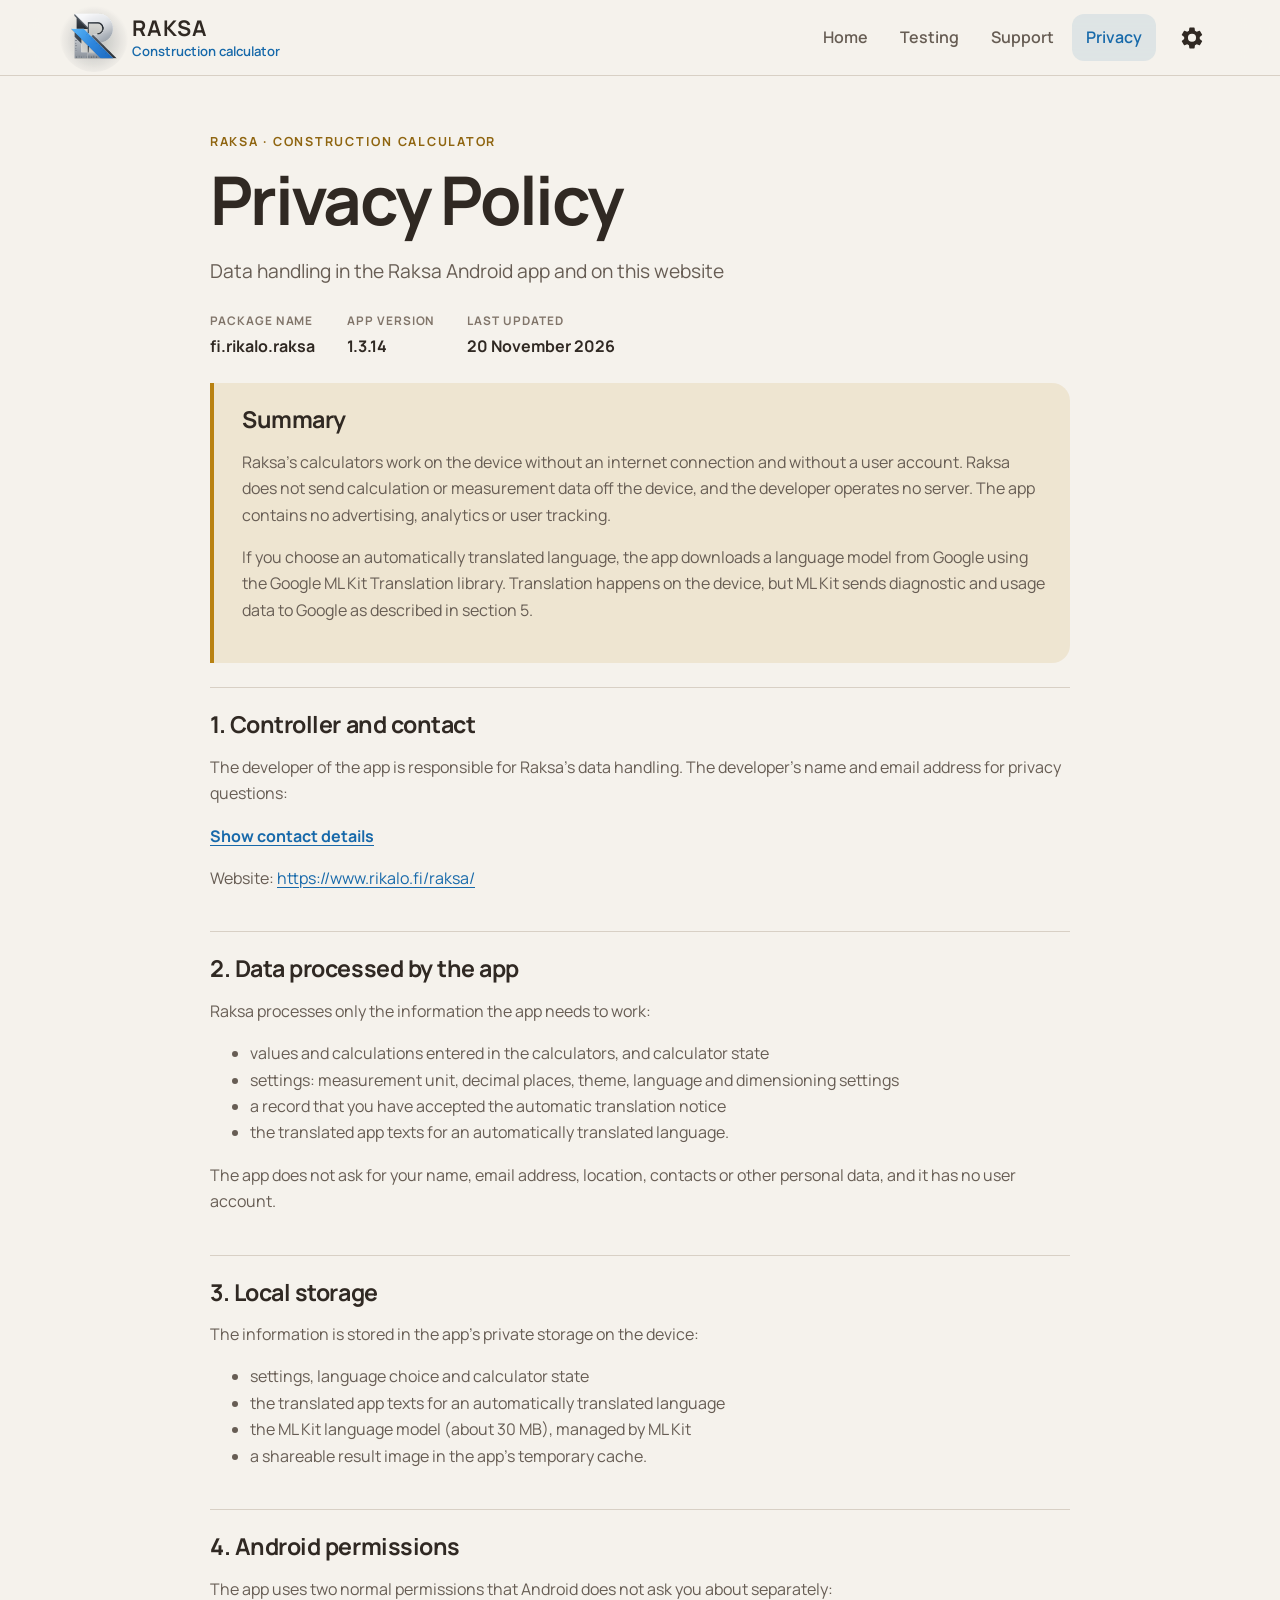
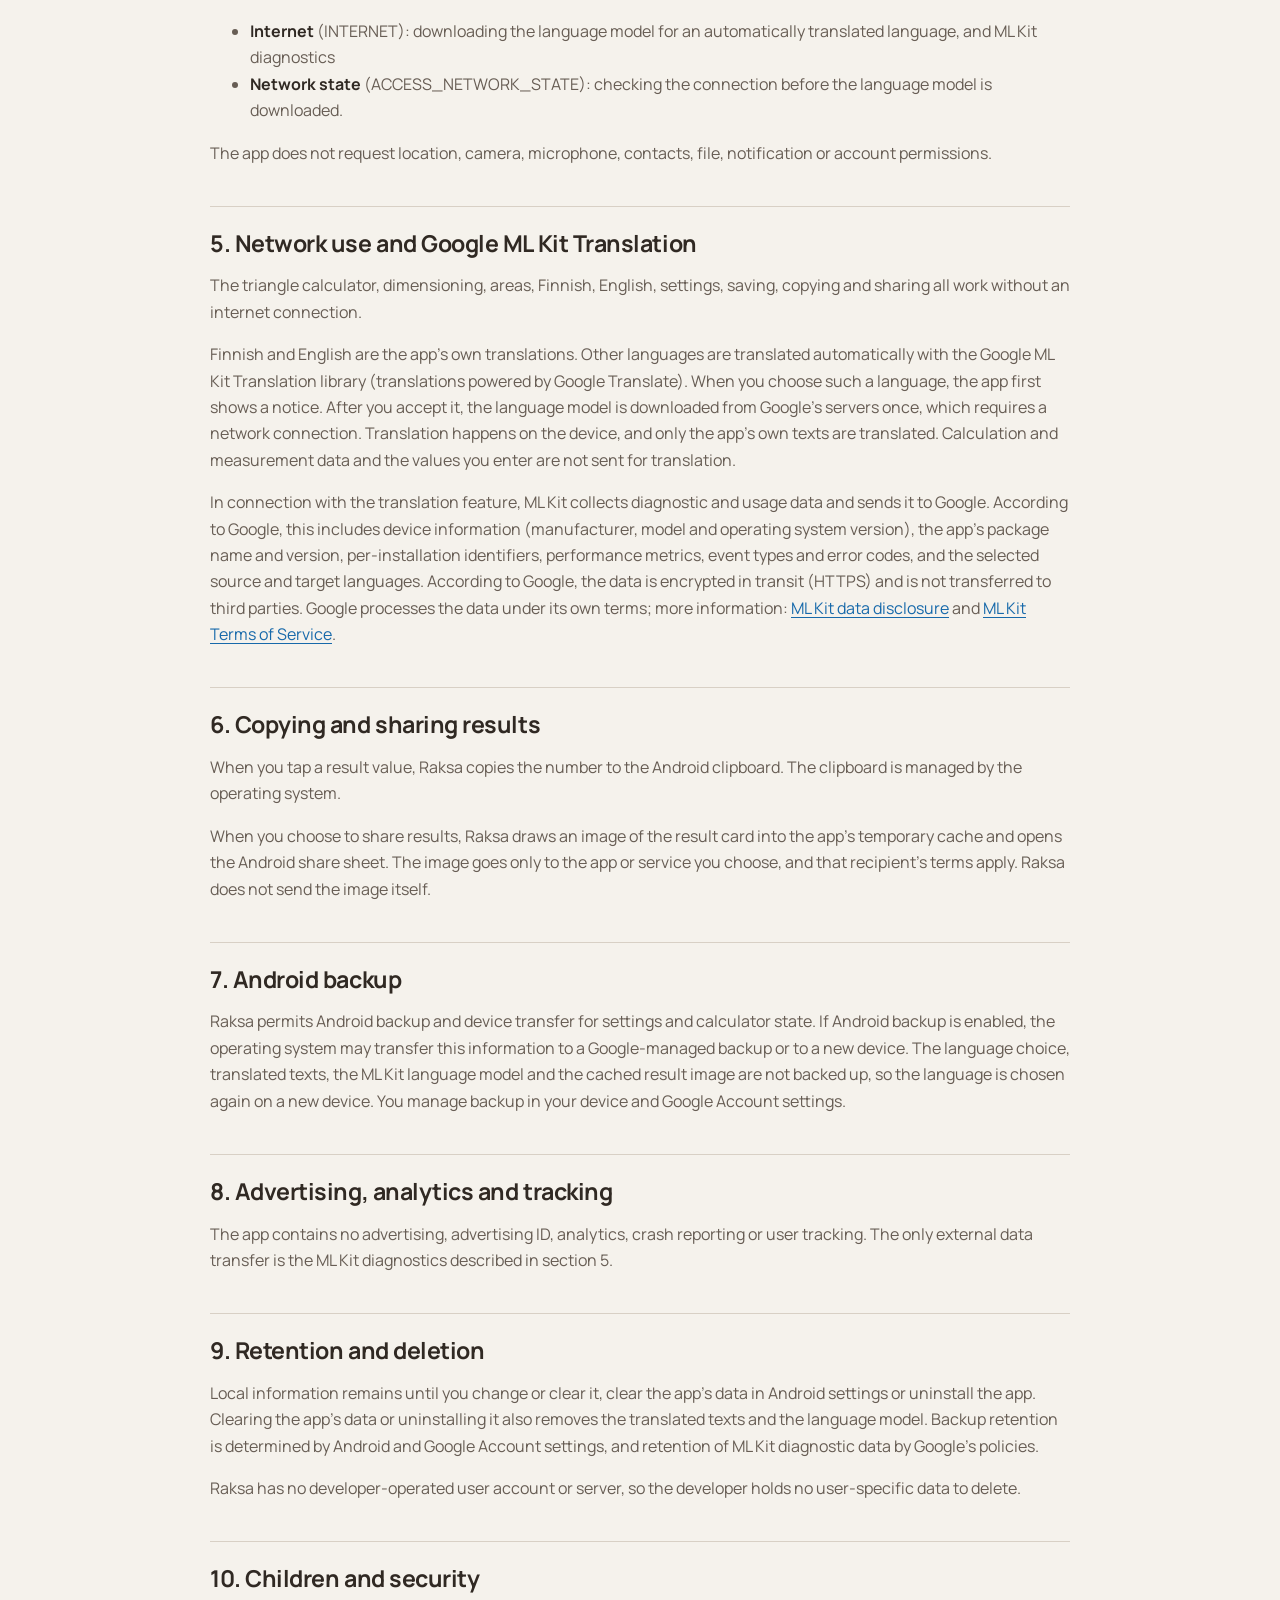
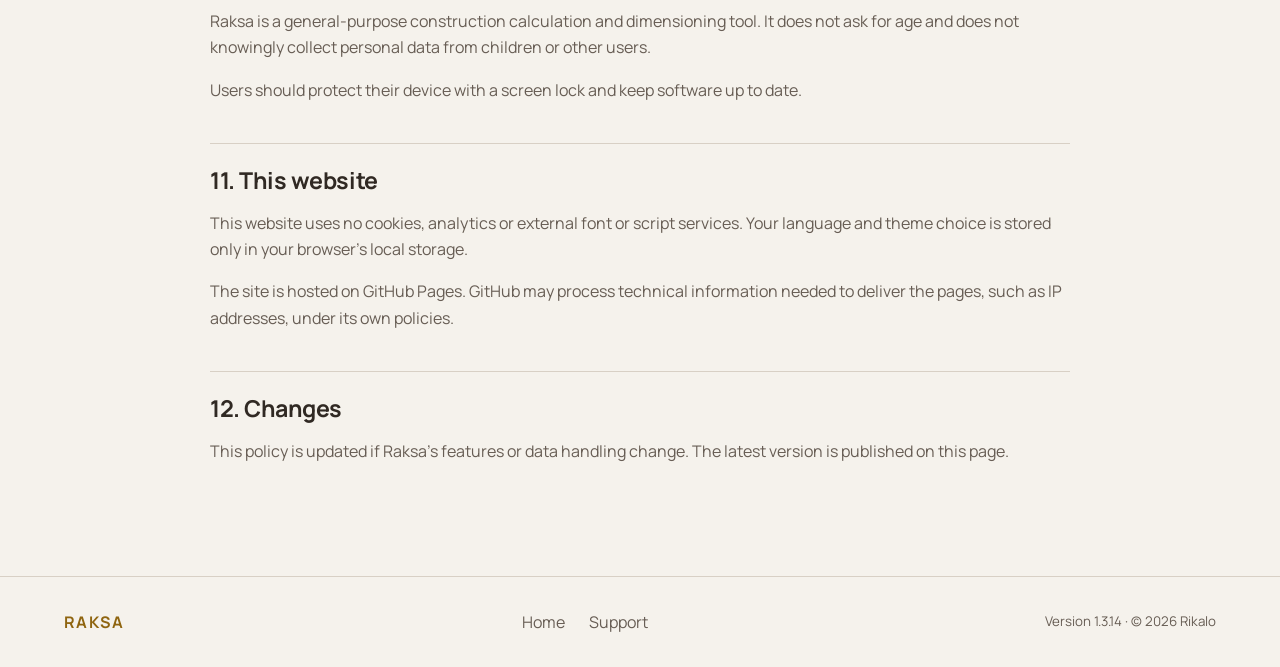
<file: raksa/privacy.html>
<!doctype html>
<html lang="fi" data-theme="system">
<head>
<meta charset="utf-8">
<meta name="viewport" content="width=device-width,initial-scale=1">
<script>(function(){var r=document.documentElement,t,l;try{t=localStorage.getItem('raksa-theme');l=localStorage.getItem('raksa-language')}catch(e){}if(t!=='light'&&t!=='dark')t='system';if(l!=='fi'&&l!=='en'){l=(navigator.languages||[navigator.language||'']).some(function(x){return /^fi(\b|-)/i.test(x)})?'fi':'en'}r.dataset.theme=t;r.dataset.resolvedTheme=t==='system'?(matchMedia('(prefers-color-scheme: dark)').matches?'dark':'light'):t;r.lang=l})();</script>
<title>Raksa | Tietosuojaseloste</title>
<meta name="description" content="Raksa-Android-sovelluksen ja raksa-verkkosivun tietosuojaseloste." data-i18n-content="privacyDescription">
<meta name="color-scheme" content="light dark">
<meta name="theme-color" content="#F5F2EC">
<link rel="canonical" href="https://www.rikalo.fi/raksa/privacy.html">
<link rel="icon" type="image/png" sizes="32x32" href="assets/favicon-32.png">
<link rel="icon" type="image/png" sizes="192x192" href="assets/icon-192.png">
<link rel="apple-touch-icon" href="assets/apple-touch-icon.png">
<link rel="preload" href="assets/fonts/manrope-regular.woff2" as="font" type="font/woff2" crossorigin>
<link rel="stylesheet" href="style.css?v=27">
<meta property="og:type" content="website">
<meta property="og:site_name" content="Raksa">
<meta property="og:title" content="Raksa | Tietosuojaseloste" data-i18n-content="privacyPageTitle">
<meta property="og:description" content="Raksa-Android-sovelluksen ja raksa-verkkosivun tietosuojaseloste." data-i18n-content="privacyDescription">
<meta property="og:url" content="https://www.rikalo.fi/raksa/privacy.html">
<meta property="og:image" content="https://www.rikalo.fi/raksa/assets/social-preview.png">
<meta name="twitter:card" content="summary_large_image">
<script src="site.js?v=27" defer></script>
</head>
<body data-page="privacy">
<a class="skip" href="#main" data-i18n="skip">Siirry sisältöön</a>
<header class="site-header">
  <a class="brand" href="./" aria-label="Raksa">
    <span class="brand-mark"><img class="brand-logo" src="assets/logo-silver.png" width="96" height="96" alt=""></span>
    <span><b>RAKSA</b><small data-i18n="subtitle">Rakennuslaskuri</small></span>
  </a>
  <nav class="site-nav" id="siteNav" aria-label="Päävalikko" data-i18n-aria="mainNav">
    <a href="./" data-i18n="home">Etusivu</a>
    <a href="beta" data-i18n="navBeta">Testaus</a>
    <a href="support.html" data-i18n="support">Tuki</a>
    <a href="privacy.html" data-i18n="privacy" aria-current="page">Tietosuoja</a>
  </nav>
  <div class="header-actions">
    <button id="menuButton" type="button" aria-label="Valikko" data-i18n-aria="menu" aria-controls="siteNav" aria-expanded="false"><svg class="icon" viewBox="0 0 24 24" aria-hidden="true"><path d="M4 6.5h16v2H4zm0 4.5h16v2H4zm0 4.5h16v2H4z"/></svg></button>
    <div class="settings">
      <button id="settingsButton" type="button" aria-label="Asetukset" data-i18n-aria="settings" aria-controls="settingsPanel" aria-expanded="false"><svg class="icon" viewBox="0 0 24 24" aria-hidden="true"><path d="M19.14 12.94a7.8 7.8 0 0 0 .05-.94 7.8 7.8 0 0 0-.05-.94l2.03-1.58a.5.5 0 0 0 .12-.64l-1.92-3.32a.5.5 0 0 0-.61-.22l-2.39.96a7.2 7.2 0 0 0-1.63-.94L14.38 2.8a.5.5 0 0 0-.5-.4h-3.84a.5.5 0 0 0-.49.4L9.18 5.32c-.58.24-1.12.55-1.62.94L5.17 5.3a.5.5 0 0 0-.61.22L2.64 8.84a.5.5 0 0 0 .12.64l2.03 1.58a7.8 7.8 0 0 0-.05.94c0 .32.02.63.05.94l-2.03 1.58a.5.5 0 0 0-.12.64l1.92 3.32a.5.5 0 0 0 .61.22l2.39-.96c.5.39 1.04.7 1.62.94l.37 2.52a.5.5 0 0 0 .49.4h3.84a.5.5 0 0 0 .5-.4l.36-2.52c.59-.24 1.13-.55 1.63-.94l2.39.96a.5.5 0 0 0 .61-.22l1.92-3.32a.5.5 0 0 0-.12-.64l-2.03-1.58ZM12 15.5A3.5 3.5 0 1 1 12 8a3.5 3.5 0 0 1 0 7.5Z"/></svg></button>
      <div id="settingsPanel" hidden>
        <label for="language" data-i18n="language">Kieli</label>
        <select id="language"><option value="fi">Suomi</option><option value="en">English</option></select>
        <label for="theme" data-i18n="theme">Teema</label>
        <select id="theme"><option value="system" data-i18n="system">Järjestelmä</option><option value="light" data-i18n="light">Vaalea</option><option value="dark" data-i18n="dark">Tumma</option></select>
      </div>
    </div>
  </div>
</header>

<main id="main" class="doc container-narrow">
  <div class="doc-intro">
    <p class="eyebrow" data-i18n="privacyEyebrow">Raksa · Rakennuslaskuri</p>
    <h1 data-i18n="privacyTitle">Tietosuojaseloste</h1>
    <p class="lead" data-i18n="privacyLead">Raksa-Android-sovelluksen ja tämän verkkosivun tietojen käsittely</p>
    <dl class="privacy-meta">
      <div><dt data-i18n="metaPackage">Pakettitunnus</dt><dd>fi.rikalo.raksa</dd></div>
      <div><dt data-i18n="metaVersion">Sovellusversio</dt><dd>1.3.14</dd></div>
      <div><dt data-i18n="metaUpdated">Päivitetty</dt><dd><time datetime="2026-11-20">20.11.2026</time></dd></div>
    </dl>
  </div>

  <div class="doc-body" data-lang="fi" lang="fi">
    <section class="summary"><h2>Tiivistelmä</h2><p>Raksan laskimet toimivat laitteessa ilman verkkoyhteyttä ja ilman käyttäjätiliä. Raksa ei lähetä laskenta- tai mittaustietoja laitteen ulkopuolelle, eikä kehittäjällä ole palvelinta. Sovelluksessa ei ole mainontaa, analytiikkaa eikä käyttäjäseurantaa.</p><p>Jos valitset automaattisesti käännetyn kielen, sovellus lataa kielimallin Googlelta Google ML Kit Translation -kirjastolla. Käännös tehdään laitteessa, mutta ML Kit lähettää Googlelle diagnostiikka- ja käyttötietoja kohdan 5 mukaisesti.</p></section>

    <section id="yhteystiedot"><h2>1. Rekisterinpitäjä ja yhteystiedot</h2><p>Raksa-sovelluksen tietojen käsittelystä vastaa sovelluksen kehittäjä. Kehittäjän nimi ja sähköpostiosoite tietosuojakysymyksiä varten:</p><p data-contact="controller"><button type="button" class="reveal">Näytä yhteystiedot</button></p><p>Verkkosivu: <a href="https://www.rikalo.fi/raksa/">https://www.rikalo.fi/raksa/</a></p><noscript><p>Yhteystiedot näkyvät, kun JavaScript on käytössä.</p></noscript></section>

    <section><h2>2. Sovelluksen käsittelemät tiedot</h2><p>Raksa käsittelee vain sovelluksen toimintaan tarvittavia tietoja:</p><ul><li>laskureihin syötetyt arvot, kenttiin kirjoitetut laskut ja laskinten tila</li><li>asetukset: mittayksikkö, desimaalit, teema, kieli ja mitoituksen asetukset</li><li>tieto siitä, että olet hyväksynyt automaattisen käännöksen huomautuksen</li><li>automaattisesti käännetyn kielen käännetyt sovellustekstit.</li></ul><p>Sovellus ei pyydä nimeä, sähköpostiosoitetta, sijaintia, yhteystietoja tai muita henkilötietoja, eikä siinä ole käyttäjätiliä.</p></section>

    <section><h2>3. Paikallinen tallennus</h2><p>Tiedot tallennetaan sovelluksen yksityiseen tallennustilaan laitteessa:</p><ul><li>asetukset, kielivalinta ja laskinten tila</li><li>automaattisesti käännetyn kielen käännetyt sovellustekstit</li><li>ML Kitin kielimalli (noin 30 Mt), jota ML Kit hallitsee</li><li>jaettava tuloskuva sovelluksen väliaikaisessa välimuistissa.</li></ul></section>

    <section><h2>4. Android-käyttöoikeudet</h2><p>Sovellus käyttää kahta tavallista käyttöoikeutta, joita Android ei kysy erikseen:</p><ul><li><strong>Internet</strong> (INTERNET): automaattisesti käännetyn kielen kielimallin lataus ja ML Kitin diagnostiikka</li><li><strong>Verkon tila</strong> (ACCESS_NETWORK_STATE): verkkoyhteyden tarkistus ennen kielimallin latausta.</li></ul><p>Sovellus ei pyydä sijainti-, kamera-, mikrofoni-, yhteystieto-, tiedosto-, ilmoitus- tai tilioikeuksia.</p></section>

    <section><h2>5. Verkkoyhteys ja Google ML Kit Translation</h2><p>Kolmiolaskin, Mitoitus, Pinta-alat, suomi, englanti, asetukset, tallennus, kopiointi ja jakaminen toimivat ilman verkkoyhteyttä.</p><p>Suomi ja englanti ovat sovelluksen omia käännöksiä. Muut kielet käännetään automaattisesti Google ML Kit Translation -kirjastolla (käännökset tuottaa Google Translate). Kun valitset tällaisen kielen, sovellus näyttää ensin huomautuksen. Hyväksynnän jälkeen kielimalli ladataan Googlen palvelimilta kerran, mikä vaatii verkkoyhteyden. Käännös tehdään laitteessa, ja vain sovelluksen omat tekstit käännetään. Laskenta- ja mittaustietoja tai syöttämiäsi arvoja ei lähetetä käännettäväksi.</p><p>ML Kit kerää käännöstoiminnon yhteydessä diagnostiikka- ja käyttötietoja ja lähettää ne Googlelle. Googlen ilmoituksen mukaan tietoja ovat esimerkiksi laitetiedot (valmistaja, malli ja käyttöjärjestelmän versio), sovelluksen pakettinimi ja versio, asennuskohtaiset tunnisteet, suorituskykymittarit, tapahtumatyypit ja virhekoodit sekä valitut lähde- ja kohdekielet. Googlen mukaan tiedot salataan siirron aikana (HTTPS), eikä niitä luovuteta kolmansille osapuolille. Google käsittelee tietoja omien ehtojensa mukaisesti; lisätietoja: <a href="https://developers.google.com/ml-kit/android-data-disclosure">ML Kitin tietojen käsittely</a> ja <a href="https://developers.google.com/ml-kit/terms">ML Kitin käyttöehdot</a>.</p></section>

    <section><h2>6. Kopiointi ja tulosten jakaminen</h2><p>Kun napautat tulosarvoa, Raksa kopioi luvun Androidin leikepöydälle. Leikepöytää hallitsee käyttöjärjestelmä.</p><p>Kun valitset tulosten jakamisen, Raksa piirtää tuloskortista kuvan sovelluksen väliaikaiseen välimuistiin ja avaa Androidin jakovalikon. Kuva siirtyy vain valitsemaasi sovellukseen tai palveluun, ja siihen sovelletaan sen ehtoja. Raksa ei lähetä kuvaa itse.</p></section>

    <section><h2>7. Android-varmuuskopiointi</h2><p>Raksa sallii Androidin varmuuskopioinnin ja laitteensiirron asetuksille ja laskinten tilalle. Jos Android-varmuuskopiointi on käytössä, käyttöjärjestelmä voi siirtää nämä tiedot Googlen hallinnoimaan varmuuskopioon tai uuteen laitteeseen. Kielivalintaa, käännettyjä tekstejä, ML Kitin kielimallia ja välimuistin tuloskuvaa ei varmuuskopioida, joten kieli valitaan uudella laitteella uudelleen. Käyttäjä hallitsee varmuuskopiointia laitteen ja Google-tilin asetuksissa.</p></section>

    <section><h2>8. Mainonta, analytiikka ja seuranta</h2><p>Sovelluksessa ei ole mainontaa, mainostunnistetta, analytiikkaa, kaatumisraportointia eikä käyttäjäseurantaa. Ainoa ulkopuolinen tiedonsiirto on kohdassa 5 kuvattu ML Kitin diagnostiikka.</p></section>

    <section><h2>9. Säilytys ja poistaminen</h2><p>Paikalliset tiedot säilyvät, kunnes muutat tai tyhjennät ne, tyhjennät sovelluksen tiedot Androidin asetuksista tai poistat sovelluksen. Sovelluksen tietojen tyhjennys tai poisto poistaa myös käännetyt tekstit ja kielimallin. Varmuuskopion säilytys määräytyy Androidin ja Google-tilin asetusten mukaan, ja ML Kitin diagnostiikkatietojen säilytys Googlen käytäntöjen mukaan.</p><p>Raksalla ei ole kehittäjän ylläpitämää käyttäjätiliä eikä palvelinta, joten kehittäjällä ei ole käyttäjäkohtaista tietoa poistettavana.</p></section>

    <section><h2>10. Lapset ja tietoturva</h2><p>Raksa on yleiskäyttöinen rakentamisen laskenta- ja mitoitustyökalu. Se ei kysy ikää eikä tietoisesti kerää henkilötietoja lapsilta tai muilta käyttäjiltä.</p><p>Käyttäjän kannattaa suojata laitteensa näytön lukituksella ja pitää ohjelmistot ajan tasalla.</p></section>

    <section><h2>11. Tämä verkkosivu</h2><p>Verkkosivu ei käytä evästeitä, analytiikkaa eikä ulkoisia fontti- tai skriptipalveluita. Kieli- ja teemavalinta tallennetaan vain selaimesi paikalliseen tallennustilaan.</p><p>Sivusto on GitHub Pages -palvelussa. GitHub voi käsitellä sivujen toimittamiseen liittyviä teknisiä tietoja, kuten IP-osoitteen, omien käytäntöjensä mukaisesti.</p></section>

    <section><h2>12. Muutokset</h2><p>Selostetta päivitetään, jos Raksan ominaisuudet tai tietojen käsittely muuttuvat. Uusin versio julkaistaan tällä sivulla.</p></section>
  </div>

  <div class="doc-body" data-lang="en" lang="en">
    <section class="summary"><h2>Summary</h2><p>Raksa's calculators work on the device without an internet connection and without a user account. Raksa does not send calculation or measurement data off the device, and the developer operates no server. The app contains no advertising, analytics or user tracking.</p><p>If you choose an automatically translated language, the app downloads a language model from Google using the Google ML Kit Translation library. Translation happens on the device, but ML Kit sends diagnostic and usage data to Google as described in section 5.</p></section>

    <section id="contact"><h2>1. Controller and contact</h2><p>The developer of the app is responsible for Raksa's data handling. The developer's name and email address for privacy questions:</p><p data-contact="controller"><button type="button" class="reveal">Show contact details</button></p><p>Website: <a href="https://www.rikalo.fi/raksa/">https://www.rikalo.fi/raksa/</a></p><noscript><p>Contact details are shown when JavaScript is enabled.</p></noscript></section>

    <section><h2>2. Data processed by the app</h2><p>Raksa processes only the information the app needs to work:</p><ul><li>values and calculations entered in the calculators, and calculator state</li><li>settings: measurement unit, decimal places, theme, language and dimensioning settings</li><li>a record that you have accepted the automatic translation notice</li><li>the translated app texts for an automatically translated language.</li></ul><p>The app does not ask for your name, email address, location, contacts or other personal data, and it has no user account.</p></section>

    <section><h2>3. Local storage</h2><p>The information is stored in the app's private storage on the device:</p><ul><li>settings, language choice and calculator state</li><li>the translated app texts for an automatically translated language</li><li>the ML Kit language model (about 30 MB), managed by ML Kit</li><li>a shareable result image in the app's temporary cache.</li></ul></section>

    <section><h2>4. Android permissions</h2><p>The app uses two normal permissions that Android does not ask you about separately:</p><ul><li><strong>Internet</strong> (INTERNET): downloading the language model for an automatically translated language, and ML Kit diagnostics</li><li><strong>Network state</strong> (ACCESS_NETWORK_STATE): checking the connection before the language model is downloaded.</li></ul><p>The app does not request location, camera, microphone, contacts, file, notification or account permissions.</p></section>

    <section><h2>5. Network use and Google ML Kit Translation</h2><p>The triangle calculator, dimensioning, areas, Finnish, English, settings, saving, copying and sharing all work without an internet connection.</p><p>Finnish and English are the app's own translations. Other languages are translated automatically with the Google ML Kit Translation library (translations powered by Google Translate). When you choose such a language, the app first shows a notice. After you accept it, the language model is downloaded from Google's servers once, which requires a network connection. Translation happens on the device, and only the app's own texts are translated. Calculation and measurement data and the values you enter are not sent for translation.</p><p>In connection with the translation feature, ML Kit collects diagnostic and usage data and sends it to Google. According to Google, this includes device information (manufacturer, model and operating system version), the app's package name and version, per-installation identifiers, performance metrics, event types and error codes, and the selected source and target languages. According to Google, the data is encrypted in transit (HTTPS) and is not transferred to third parties. Google processes the data under its own terms; more information: <a href="https://developers.google.com/ml-kit/android-data-disclosure">ML Kit data disclosure</a> and <a href="https://developers.google.com/ml-kit/terms">ML Kit Terms of Service</a>.</p></section>

    <section><h2>6. Copying and sharing results</h2><p>When you tap a result value, Raksa copies the number to the Android clipboard. The clipboard is managed by the operating system.</p><p>When you choose to share results, Raksa draws an image of the result card into the app's temporary cache and opens the Android share sheet. The image goes only to the app or service you choose, and that recipient's terms apply. Raksa does not send the image itself.</p></section>

    <section><h2>7. Android backup</h2><p>Raksa permits Android backup and device transfer for settings and calculator state. If Android backup is enabled, the operating system may transfer this information to a Google-managed backup or to a new device. The language choice, translated texts, the ML Kit language model and the cached result image are not backed up, so the language is chosen again on a new device. You manage backup in your device and Google Account settings.</p></section>

    <section><h2>8. Advertising, analytics and tracking</h2><p>The app contains no advertising, advertising ID, analytics, crash reporting or user tracking. The only external data transfer is the ML Kit diagnostics described in section 5.</p></section>

    <section><h2>9. Retention and deletion</h2><p>Local information remains until you change or clear it, clear the app's data in Android settings or uninstall the app. Clearing the app's data or uninstalling it also removes the translated texts and the language model. Backup retention is determined by Android and Google Account settings, and retention of ML Kit diagnostic data by Google's policies.</p><p>Raksa has no developer-operated user account or server, so the developer holds no user-specific data to delete.</p></section>

    <section><h2>10. Children and security</h2><p>Raksa is a general-purpose construction calculation and dimensioning tool. It does not ask for age and does not knowingly collect personal data from children or other users.</p><p>Users should protect their device with a screen lock and keep software up to date.</p></section>

    <section><h2>11. This website</h2><p>This website uses no cookies, analytics or external font or script services. Your language and theme choice is stored only in your browser's local storage.</p><p>The site is hosted on GitHub Pages. GitHub may process technical information needed to deliver the pages, such as IP addresses, under its own policies.</p></section>

    <section><h2>12. Changes</h2><p>This policy is updated if Raksa's features or data handling change. The latest version is published on this page.</p></section>
  </div>
</main>

<footer class="site-footer">
  <b>RAKSA</b>
  <nav aria-label="Alatunniste" data-i18n-aria="footerNav">
    <a href="./" data-i18n="home">Etusivu</a>
    <a href="support.html" data-i18n="support">Tuki</a>
  </nav>
  <small><span data-i18n="version">Versio 1.3.14</span> · © 2026 Rikalo</small>
</footer>
</body>
</html>
</file>
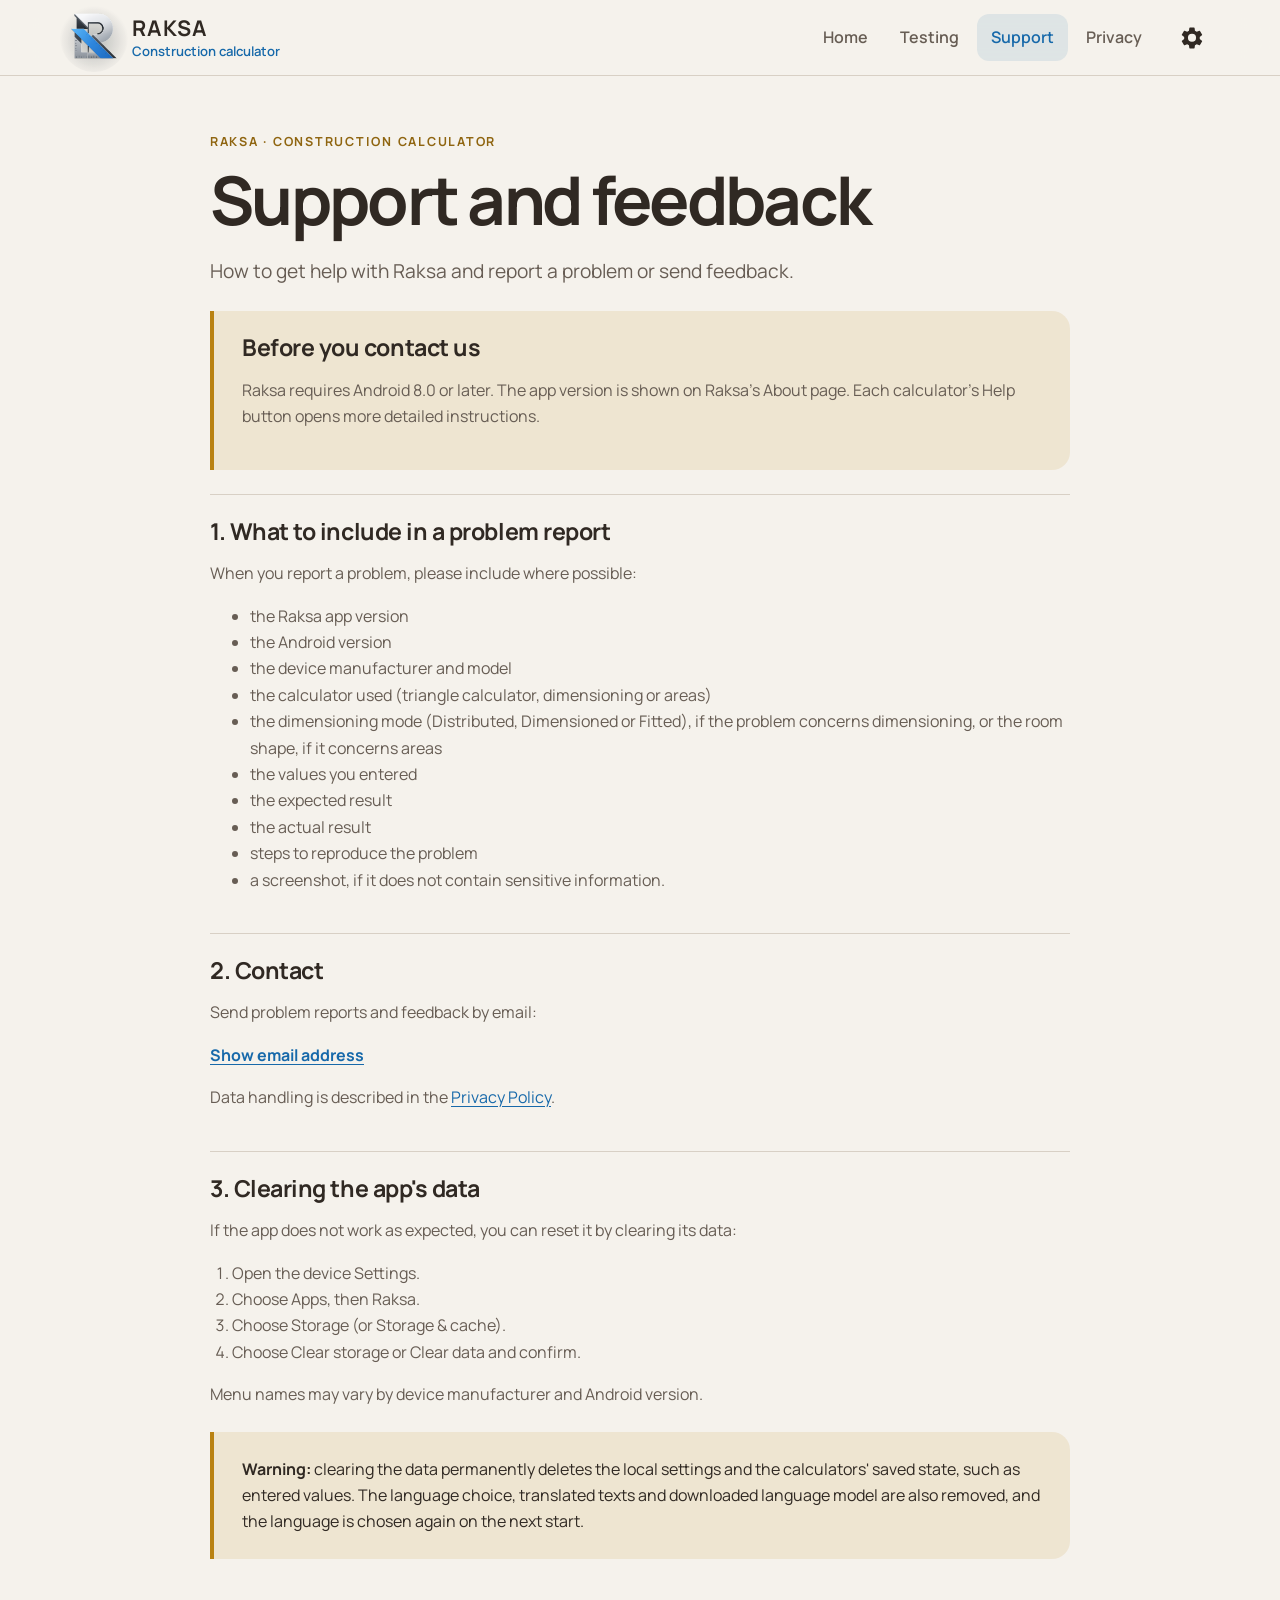
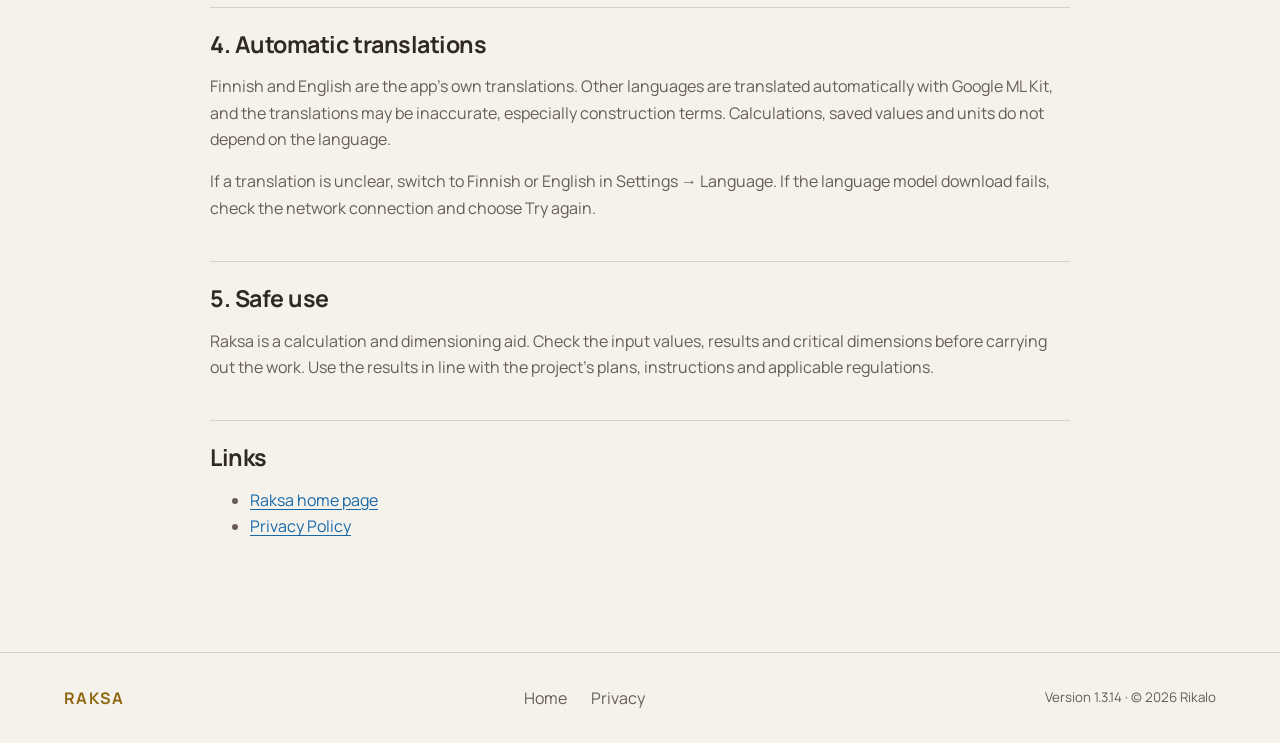
<file: raksa/support.html>
<!doctype html>
<html lang="fi" data-theme="system">
<head>
<meta charset="utf-8">
<meta name="viewport" content="width=device-width,initial-scale=1">
<script>(function(){var r=document.documentElement,t,l;try{t=localStorage.getItem('raksa-theme');l=localStorage.getItem('raksa-language')}catch(e){}if(t!=='light'&&t!=='dark')t='system';if(l!=='fi'&&l!=='en'){l=(navigator.languages||[navigator.language||'']).some(function(x){return /^fi(\b|-)/i.test(x)})?'fi':'en'}r.dataset.theme=t;r.dataset.resolvedTheme=t==='system'?(matchMedia('(prefers-color-scheme: dark)').matches?'dark':'light'):t;r.lang=l})();</script>
<title>Raksa | Tuki ja palaute</title>
<meta name="description" content="Raksa-sovelluksen tuki: ongelmaraportin sisältö, yhteystiedot, sovelluksen tietojen tyhjentäminen ja käyttöohjeita." data-i18n-content="supportDescription">
<meta name="color-scheme" content="light dark">
<meta name="theme-color" content="#F5F2EC">
<link rel="canonical" href="https://www.rikalo.fi/raksa/support.html">
<link rel="icon" type="image/png" sizes="32x32" href="assets/favicon-32.png">
<link rel="icon" type="image/png" sizes="192x192" href="assets/icon-192.png">
<link rel="apple-touch-icon" href="assets/apple-touch-icon.png">
<link rel="preload" href="assets/fonts/manrope-regular.woff2" as="font" type="font/woff2" crossorigin>
<link rel="stylesheet" href="style.css?v=27">
<meta property="og:type" content="website">
<meta property="og:site_name" content="Raksa">
<meta property="og:title" content="Raksa | Tuki ja palaute" data-i18n-content="supportPageTitle">
<meta property="og:description" content="Raksa-sovelluksen tuki: ongelmaraportin sisältö, yhteystiedot, sovelluksen tietojen tyhjentäminen ja käyttöohjeita." data-i18n-content="supportDescription">
<meta property="og:url" content="https://www.rikalo.fi/raksa/support.html">
<meta property="og:image" content="https://www.rikalo.fi/raksa/assets/social-preview.png">
<meta name="twitter:card" content="summary_large_image">
<script src="site.js?v=27" defer></script>
</head>
<body data-page="support">
<a class="skip" href="#main" data-i18n="skip">Siirry sisältöön</a>
<header class="site-header">
  <a class="brand" href="./" aria-label="Raksa">
    <span class="brand-mark"><img class="brand-logo" src="assets/logo-silver.png" width="96" height="96" alt=""></span>
    <span><b>RAKSA</b><small data-i18n="subtitle">Rakennuslaskuri</small></span>
  </a>
  <nav class="site-nav" id="siteNav" aria-label="Päävalikko" data-i18n-aria="mainNav">
    <a href="./" data-i18n="home">Etusivu</a>
    <a href="beta" data-i18n="navBeta">Testaus</a>
    <a href="support.html" data-i18n="support" aria-current="page">Tuki</a>
    <a href="privacy.html" data-i18n="privacy">Tietosuoja</a>
  </nav>
  <div class="header-actions">
    <button id="menuButton" type="button" aria-label="Valikko" data-i18n-aria="menu" aria-controls="siteNav" aria-expanded="false"><svg class="icon" viewBox="0 0 24 24" aria-hidden="true"><path d="M4 6.5h16v2H4zm0 4.5h16v2H4zm0 4.5h16v2H4z"/></svg></button>
    <div class="settings">
      <button id="settingsButton" type="button" aria-label="Asetukset" data-i18n-aria="settings" aria-controls="settingsPanel" aria-expanded="false"><svg class="icon" viewBox="0 0 24 24" aria-hidden="true"><path d="M19.14 12.94a7.8 7.8 0 0 0 .05-.94 7.8 7.8 0 0 0-.05-.94l2.03-1.58a.5.5 0 0 0 .12-.64l-1.92-3.32a.5.5 0 0 0-.61-.22l-2.39.96a7.2 7.2 0 0 0-1.63-.94L14.38 2.8a.5.5 0 0 0-.5-.4h-3.84a.5.5 0 0 0-.49.4L9.18 5.32c-.58.24-1.12.55-1.62.94L5.17 5.3a.5.5 0 0 0-.61.22L2.64 8.84a.5.5 0 0 0 .12.64l2.03 1.58a7.8 7.8 0 0 0-.05.94c0 .32.02.63.05.94l-2.03 1.58a.5.5 0 0 0-.12.64l1.92 3.32a.5.5 0 0 0 .61.22l2.39-.96c.5.39 1.04.7 1.62.94l.37 2.52a.5.5 0 0 0 .49.4h3.84a.5.5 0 0 0 .5-.4l.36-2.52c.59-.24 1.13-.55 1.63-.94l2.39.96a.5.5 0 0 0 .61-.22l1.92-3.32a.5.5 0 0 0-.12-.64l-2.03-1.58ZM12 15.5A3.5 3.5 0 1 1 12 8a3.5 3.5 0 0 1 0 7.5Z"/></svg></button>
      <div id="settingsPanel" hidden>
        <label for="language" data-i18n="language">Kieli</label>
        <select id="language"><option value="fi">Suomi</option><option value="en">English</option></select>
        <label for="theme" data-i18n="theme">Teema</label>
        <select id="theme"><option value="system" data-i18n="system">Järjestelmä</option><option value="light" data-i18n="light">Vaalea</option><option value="dark" data-i18n="dark">Tumma</option></select>
      </div>
    </div>
  </div>
</header>


<main id="main" class="doc container-narrow">
  <div class="doc-intro">
    <p class="eyebrow" data-i18n="supportEyebrow">Raksa · Rakennuslaskuri</p>
    <h1 data-i18n="supportTitle">Tuki ja palaute</h1>
    <p class="lead" data-i18n="supportLead">Näin saat apua Raksan käyttöön ja ilmoitat ongelmasta tai palautteesta.</p>
  </div>

  <div class="doc-body" data-lang="fi" lang="fi">
    <section class="summary"><h2>Ennen kuin otat yhteyttä</h2><p>Raksa vaatii Android 8.0:n tai uudemman. Sovelluksen versio näkyy Raksan Tietoja-sivulla. Laskurin Ohje-painikkeesta löytyy tarkempi käyttöohje.</p></section>

    <section><h2>1. Ongelmaraportin sisältö</h2><p>Kun ilmoitat ongelmasta, kerro mahdollisuuksien mukaan:</p><ul><li>Raksa-sovelluksen versio</li><li>Android-versio</li><li>laitteen valmistaja ja malli</li><li>käytetty laskin (Kolmiolaskin, Mitoitus tai Pinta-alat)</li><li>Mitoituksen päätila (Jaotettu, Mitoitettu tai Sovitettu), jos ongelma liittyy Mitoitukseen, tai huoneen muoto, jos ongelma liittyy Pinta-aloihin</li><li>syötetyt arvot</li><li>odotettu tulos</li><li>todellinen tulos</li><li>vaiheet, joilla ongelman saa toistettua</li><li>kuvakaappaus, jos se ei sisällä arkaluonteisia tietojasi.</li></ul></section>

    <section id="yhteystiedot"><h2>2. Yhteystiedot</h2><p>Lähetä ongelmaraportti tai palaute sähköpostilla:</p><p data-contact="email"><button type="button" class="reveal">Näytä sähköpostiosoite</button></p><noscript><p>Sähköpostiosoite näkyy, kun JavaScript on käytössä.</p></noscript><p>Tietojen käsittely on kuvattu <a href="privacy.html">tietosuojaselosteessa</a>.</p></section>

    <section><h2>3. Sovelluksen tietojen tyhjentäminen</h2><p>Jos sovellus ei toimi odotetusti, voit palauttaa sen alkutilaan tyhjentämällä sen tiedot:</p><ol><li>Avaa laitteen Asetukset.</li><li>Valitse Sovellukset ja sitten Raksa.</li><li>Valitse Tallennustila (tai Tallennustila ja välimuisti).</li><li>Valitse Tyhjennä tallennustila tai Tyhjennä tiedot ja vahvista.</li></ol><p>Valikoiden nimet voivat vaihdella laitteen valmistajan ja Android-version mukaan.</p><div class="callout" role="note"><p><strong>Varoitus:</strong> tietojen tyhjentäminen poistaa pysyvästi paikalliset asetukset ja laskinten tallennetun tilan, kuten syötetyt arvot. Myös kielivalinta, käännetyt tekstit ja ladattu kielimalli poistuvat, ja kieli valitaan uudelleen seuraavalla käynnistyksellä.</p></div></section>

    <section><h2>4. Automaattiset käännökset</h2><p>Suomi ja englanti ovat sovelluksen omia käännöksiä. Muut kielet käännetään automaattisesti Google ML Kitillä, ja käännökset voivat olla epätarkkoja, erityisesti rakennusalan termeissä. Laskenta, tallennetut arvot ja yksiköt eivät riipu kielestä.</p><p>Jos käännös on epäselvä, vaihda kieleksi suomi tai englanti kohdasta Asetukset → Kieli. Jos kielimallin lataus epäonnistuu, tarkista verkkoyhteys ja valitse Yritä uudelleen.</p></section>

    <section><h2>5. Turvallinen käyttö</h2><p>Raksa on laskennan ja mitoituksen apuväline. Tarkista lähtöarvot, tulokset ja kriittiset mitat ennen työn toteuttamista. Käytä tuloksia kohteen suunnitelmien, ohjeiden ja voimassa olevien määräysten mukaisesti.</p></section>

    <section><h2>Linkit</h2><ul><li><a href="./">Raksan etusivu</a></li><li><a href="privacy.html">Tietosuojaseloste</a></li></ul></section>
  </div>

  <div class="doc-body" data-lang="en" lang="en">
    <section class="summary"><h2>Before you contact us</h2><p>Raksa requires Android 8.0 or later. The app version is shown on Raksa's About page. Each calculator's Help button opens more detailed instructions.</p></section>

    <section><h2>1. What to include in a problem report</h2><p>When you report a problem, please include where possible:</p><ul><li>the Raksa app version</li><li>the Android version</li><li>the device manufacturer and model</li><li>the calculator used (triangle calculator, dimensioning or areas)</li><li>the dimensioning mode (Distributed, Dimensioned or Fitted), if the problem concerns dimensioning, or the room shape, if it concerns areas</li><li>the values you entered</li><li>the expected result</li><li>the actual result</li><li>steps to reproduce the problem</li><li>a screenshot, if it does not contain sensitive information.</li></ul></section>

    <section id="contact"><h2>2. Contact</h2><p>Send problem reports and feedback by email:</p><p data-contact="email"><button type="button" class="reveal">Show email address</button></p><noscript><p>The email address is shown when JavaScript is enabled.</p></noscript><p>Data handling is described in the <a href="privacy.html">Privacy Policy</a>.</p></section>

    <section><h2>3. Clearing the app's data</h2><p>If the app does not work as expected, you can reset it by clearing its data:</p><ol><li>Open the device Settings.</li><li>Choose Apps, then Raksa.</li><li>Choose Storage (or Storage &amp; cache).</li><li>Choose Clear storage or Clear data and confirm.</li></ol><p>Menu names may vary by device manufacturer and Android version.</p><div class="callout" role="note"><p><strong>Warning:</strong> clearing the data permanently deletes the local settings and the calculators' saved state, such as entered values. The language choice, translated texts and downloaded language model are also removed, and the language is chosen again on the next start.</p></div></section>

    <section><h2>4. Automatic translations</h2><p>Finnish and English are the app's own translations. Other languages are translated automatically with Google ML Kit, and the translations may be inaccurate, especially construction terms. Calculations, saved values and units do not depend on the language.</p><p>If a translation is unclear, switch to Finnish or English in Settings → Language. If the language model download fails, check the network connection and choose Try again.</p></section>

    <section><h2>5. Safe use</h2><p>Raksa is a calculation and dimensioning aid. Check the input values, results and critical dimensions before carrying out the work. Use the results in line with the project's plans, instructions and applicable regulations.</p></section>

    <section><h2>Links</h2><ul><li><a href="./">Raksa home page</a></li><li><a href="privacy.html">Privacy Policy</a></li></ul></section>
  </div>
</main>

<footer class="site-footer">
  <b>RAKSA</b>
  <nav aria-label="Alatunniste" data-i18n-aria="footerNav">
    <a href="./" data-i18n="home">Etusivu</a>
    <a href="privacy.html" data-i18n="privacy">Tietosuoja</a>
  </nav>
  <small><span data-i18n="version">Versio 1.3.14</span> · © 2026 Rikalo</small>
</footer>
</body>
</html>
</file>
<file: raksa/style.css>
/* Raksa website – one stylesheet for every page. Colours follow the Raksa Android app. */

@font-face { font-family: Manrope; font-style: normal; font-weight: 400; font-display: swap; src: url("assets/fonts/manrope-regular.woff2") format("woff2"); }
@font-face { font-family: Manrope; font-style: normal; font-weight: 600; font-display: swap; src: url("assets/fonts/manrope-semibold.woff2") format("woff2"); }
@font-face { font-family: Manrope; font-style: normal; font-weight: 700 800; font-display: swap; src: url("assets/fonts/manrope-bold.woff2") format("woff2"); }

:root {
  color-scheme: light;
  --bg: #F5F2EC;
  --surface: #FFFCF7;
  --surface-2: #F2EDE5;
  --text: #302923;
  --muted: #675D54;
  --subtle: #81756A;
  --border: #D8D0C5;
  --accent: #1769AA;
  --on-accent: #FFFFFF;
  --gold: #8F6510;
  --gold-line: #B98212;
  --gold-soft: rgba(185, 130, 18, .12);
  --grid: rgba(23, 105, 170, .08);
  --header: rgba(245, 242, 236, .92);
  --shadow: 0 18px 48px rgba(48, 41, 35, .14);
  --radius: 22px;
  --ease: cubic-bezier(.2, 0, 0, 1);
  --logo-halo-core: rgba(27, 38, 51, .28);
  --logo-halo-mid: rgba(27, 38, 51, .10);
  --font: Manrope, "Segoe UI", Roboto, Arial, sans-serif;
}
:root[data-resolved-theme="dark"] {
  color-scheme: dark;
  --bg: #0E1014;
  --surface: #15171B;
  --surface-2: #1B1E23;
  --text: #F2F2F1;
  --muted: #BABAB8;
  --subtle: #8D8D8A;
  --border: #3E4148;
  --accent: #4A9BE8;
  --on-accent: #0E1014;
  --gold: #E2B84F;
  --gold-line: #E2B84F;
  --gold-soft: rgba(226, 184, 79, .12);
  --grid: rgba(103, 200, 255, .07);
  --header: rgba(14, 16, 20, .92);
  --shadow: 0 22px 60px rgba(0, 0, 0, .45);
  --logo-halo-core: rgba(169, 195, 221, .27);
  --logo-halo-mid: rgba(169, 195, 221, .09);
}

/* Base */
*, *::before, *::after { box-sizing: border-box; }
html { scroll-behavior: smooth; -webkit-text-size-adjust: 100%; }
body {
  margin: 0;
  min-height: 100vh;
  background: var(--bg);
  color: var(--text);
  font: 400 1rem/1.65 var(--font);
  -webkit-font-smoothing: antialiased;
  text-rendering: optimizeLegibility;
}
h1, h2, h3 { line-height: 1.1; letter-spacing: -.02em; font-weight: 700; overflow-wrap: break-word; }
a { color: inherit; }
img { max-width: 100%; height: auto; }
button, a, select { -webkit-tap-highlight-color: transparent; }
:focus-visible { outline: 3px solid var(--accent); outline-offset: 3px; border-radius: 6px; }
html[lang="fi"] [data-lang="en"], html[lang="en"] [data-lang="fi"] { display: none; }

.container { width: min(1160px, 100% - 40px); margin-inline: auto; }
.container-narrow { width: min(860px, 100% - 40px); margin-inline: auto; }
.eyebrow { margin: 0 0 .6rem; color: var(--gold); font-size: .78rem; font-weight: 800; letter-spacing: .14em; text-transform: uppercase; }
.lead { color: var(--muted); font-size: 1.2rem; max-width: 640px; }

.skip { position: fixed; top: -80px; left: 12px; z-index: 99; padding: 10px 14px; background: var(--surface); border: 1px solid var(--border); border-radius: 10px; }
.skip:focus { top: 12px; }

/* Header */
.site-header {
  position: sticky; top: 0; z-index: 20;
  display: flex; align-items: center; justify-content: space-between;
  height: 76px; padding: 0 clamp(16px, 5vw, 64px);
  background: var(--header);
  backdrop-filter: blur(16px) saturate(1.1);
  border-bottom: 1px solid var(--border);
}
.brand { display: flex; align-items: center; gap: 10px; padding: 4px 8px 4px 2px; border-radius: 14px; text-decoration: none; transition: background-color 180ms var(--ease); }
.brand:hover { background: color-mix(in srgb, var(--accent) 7%, transparent); }
.brand-mark { position: relative; display: grid; place-items: center; width: 56px; height: 56px; }
.brand-mark::before { content: ""; position: absolute; inset: -6px; border-radius: 50%; background: radial-gradient(circle at 50% 54%, var(--logo-halo-core), var(--logo-halo-mid) 45%, transparent 70%); }
.brand-logo { position: relative; width: 52px; height: 52px; object-fit: contain; }
.brand span { display: flex; flex-direction: column; line-height: 1; }
.brand b { font-size: 1.35rem; font-weight: 800; letter-spacing: .06em; }
.brand small { margin-top: 6px; color: var(--accent); font-size: .82rem; font-weight: 600; }

.site-nav { display: flex; gap: 4px; margin: 0 12px 0 auto; }
.site-nav a { padding: 10px 14px; color: var(--muted); font-weight: 600; text-decoration: none; border-radius: 12px; transition: background-color 180ms var(--ease), color 180ms var(--ease); }
.site-nav a:hover { color: var(--text); background: color-mix(in srgb, var(--accent) 8%, transparent); }
.site-nav a[aria-current="page"] { color: var(--accent); background: color-mix(in srgb, var(--accent) 10%, transparent); }
.header-actions { display: flex; align-items: center; gap: 4px; }

.settings { position: relative; }
#settingsButton, #menuButton {
  display: grid; place-items: center; width: 48px; height: 48px;
  color: var(--text); background: transparent; border: 1px solid transparent; border-radius: 50%; cursor: pointer;
  transition: background-color 200ms var(--ease), border-color 200ms var(--ease), transform 150ms var(--ease);
}
#settingsButton:hover, #menuButton:hover { background: color-mix(in srgb, var(--accent) 10%, var(--surface-2)); }
#settingsButton:active, #menuButton:active { transform: scale(.93); }
#settingsButton[aria-expanded="true"], #menuButton[aria-expanded="true"] { color: var(--accent); background: color-mix(in srgb, var(--accent) 14%, var(--surface-2)); }
#menuButton { display: none; }
.icon { width: 26px; height: 26px; fill: currentColor; transition: transform 380ms var(--ease); }
#settingsButton[aria-expanded="true"] .icon { transform: rotate(45deg); }
#settingsPanel {
  position: absolute; top: 56px; right: 0;
  width: min(280px, calc(100vw - 28px)); padding: 20px;
  background: var(--surface); border: 1px solid var(--border); border-radius: var(--radius);
  box-shadow: var(--shadow); transform-origin: top right; animation: panel-in 220ms var(--ease);
}
#settingsPanel label { display: block; margin-bottom: 6px; color: var(--muted); font-size: .74rem; font-weight: 800; letter-spacing: .08em; text-transform: uppercase; }
#settingsPanel select {
  width: 100%; min-height: 50px; margin-bottom: 16px; padding: 0 40px 0 14px;
  color: var(--text); font: 600 1rem var(--font);
  background-color: var(--surface-2);
  background-image: linear-gradient(45deg, transparent 50%, var(--muted) 50%), linear-gradient(135deg, var(--muted) 50%, transparent 50%);
  background-position: calc(100% - 20px) 50%, calc(100% - 15px) 50%;
  background-size: 5px 5px; background-repeat: no-repeat;
  border: 1px solid var(--border); border-radius: 14px; appearance: none; cursor: pointer;
}
#settingsPanel select:last-child { margin-bottom: 0; }
#settingsPanel select:hover { border-color: color-mix(in srgb, var(--accent) 50%, var(--border)); }
@keyframes panel-in { from { opacity: 0; transform: translateY(-6px) scale(.97); } to { opacity: 1; transform: none; } }

/* Buttons */
.actions { display: flex; flex-wrap: wrap; gap: 12px; margin-top: 28px; }
.button {
  display: inline-flex; align-items: center; justify-content: center;
  min-height: 52px; padding: 0 24px; border-radius: 16px;
  font-weight: 700; text-decoration: none; white-space: nowrap;
  transition: transform 150ms var(--ease), box-shadow 200ms var(--ease), background-color 200ms var(--ease), border-color 200ms var(--ease);
}
.button:active { transform: scale(.97); }
.primary { color: var(--on-accent); background: var(--accent); box-shadow: 0 8px 22px color-mix(in srgb, var(--accent) 24%, transparent); }
.primary:hover { box-shadow: 0 12px 28px color-mix(in srgb, var(--accent) 32%, transparent); }
.secondary { border: 1px solid var(--border); }
.play-icon { flex: none; width: 18px; height: 18px; margin-right: 10px; fill: currentColor; }
.play-pending { color: var(--muted); background: var(--surface-2); border: 1px dashed var(--border); cursor: default; }
.secondary:hover { background: color-mix(in srgb, var(--accent) 7%, transparent); border-color: color-mix(in srgb, var(--accent) 45%, var(--border)); }

/* Hero */
.hero { padding: clamp(56px, 10vw, 120px) 0 clamp(40px, 6vw, 72px); }
.hero-text { max-width: 820px; }
.hero h1 { margin: .15em 0 .3em; font-size: clamp(2.6rem, 6vw, 5rem); line-height: 1.02; letter-spacing: -.045em; }
.status { display: flex; align-items: center; gap: 10px; margin-top: 26px; color: var(--muted); font-size: .92rem; font-weight: 600; }
.status-dot { flex: none; width: 9px; height: 9px; border-radius: 50%; background: var(--gold-line); box-shadow: 0 0 0 4px var(--gold-soft); }

/* Sections */
.section-heading { max-width: 760px; margin-bottom: 36px; }
.section-heading h1, .section-heading h2, .future h2 { margin: 0; font-size: clamp(2rem, 4vw, 3.2rem); }
.tools { padding: 72px 0 24px; }
.tool {
  display: grid; grid-template-columns: 1fr minmax(240px, 340px); gap: clamp(32px, 6vw, 72px); align-items: center;
  margin: 0 0 56px; padding: clamp(24px, 4vw, 48px);
  background: var(--surface); border: 1px solid var(--border); border-radius: 28px;
}
.tool.reverse { grid-template-columns: minmax(240px, 340px) 1fr; }
.tool.reverse .tool-text { order: 2; }
.tool-number { color: var(--gold); font-weight: 800; letter-spacing: .08em; }
.tool h3 { margin: .25em 0 .4em; font-size: clamp(1.9rem, 3.4vw, 2.6rem); }
.tool p { color: var(--muted); }
.tool ul { margin: 18px 0 0; padding: 0; list-style: none; }
.tool li { position: relative; padding: 10px 0 10px 28px; color: var(--text); border-top: 1px solid var(--border); }
.tool li::before { content: ""; position: absolute; left: 4px; top: 1.15em; width: 10px; height: 10px; border-radius: 3px; background: var(--accent); }
.phone-shot { justify-self: center; width: 100%; max-width: 340px; margin: 0; overflow: hidden; border: 1px solid var(--border); border-radius: 30px; box-shadow: var(--shadow); background: var(--bg); }
.phone-shot img { display: block; width: 100%; }

.testing { padding: 48px 0; }
.beta .testing { padding-top: clamp(40px, 6vw, 72px); }
.testing-note { color: var(--text); font-weight: 600; }
.join-steps { display: grid; grid-template-columns: repeat(auto-fit, minmax(260px, 1fr)); gap: 16px; margin: 0; padding: 0; list-style: none; }
.join-steps li { display: flex; flex-direction: column; align-items: flex-start; padding: 28px; background: var(--surface); border: 1px solid var(--border); border-radius: var(--radius); }
.join-steps h2, .join-steps h3 { margin: 14px 0 .4em; font-size: 1.3rem; }
.join-steps p { flex: 1; margin: 0 0 20px; color: var(--muted); }
.join-steps .button { white-space: normal; text-align: center; }
.step-number { display: grid; place-items: center; width: 40px; height: 40px; border-radius: 50%; color: var(--on-accent); background: var(--accent); font-weight: 800; }
.testing-info { display: grid; grid-template-columns: repeat(auto-fit, minmax(260px, 1fr)); gap: 16px 48px; margin-top: 32px; }
.testing-info h2, .testing-info h3 { margin: 0 0 .5em; font-size: 1.15rem; }
.testing-info p, .testing-info li { color: var(--muted); }
.testing-info ul, .testing-info ol { margin: 0 0 20px; padding-left: 1.3em; }
.testing-info li { margin: 6px 0; }
.features { padding: 48px 0; }
.feature-grid { display: grid; grid-template-columns: repeat(auto-fit, minmax(min(100%, 300px), 1fr)); gap: 16px; margin: 0; padding: 0; list-style: none; }
.feature-grid li { padding: 24px; background: var(--surface); border: 1px solid var(--border); border-radius: var(--radius); }
.feature-grid h3 { margin: 0 0 .5em; font-size: 1.15rem; }
.feature-grid p { margin: 0; color: var(--muted); font-size: .95rem; }

.future { display: grid; grid-template-columns: 1fr 1fr; gap: 56px; padding: 64px 0 40px; }
.future p { color: var(--muted); }
.future-list { margin: 0; padding: 0; list-style: none; }
.future-list li { display: flex; justify-content: space-between; gap: 16px; padding: 18px 0; font-weight: 700; border-bottom: 1px solid var(--border); }
.future-list li::after { content: ""; flex: none; align-self: center; width: 8px; height: 8px; border-radius: 50%; background: var(--gold-line); }

.notice { margin-bottom: 72px; padding: 20px 24px; color: var(--muted); background: var(--gold-soft); border-left: 4px solid var(--gold-line); border-radius: 0 16px 16px 0; }
.notice p { margin: 0; }

/* Document pages (privacy, support) */
.doc { padding: 56px 0 72px; }
.doc-intro h1 { margin: .15em 0 .25em; font-size: clamp(2rem, 7vw, 4.2rem); letter-spacing: -.04em; }
.privacy-meta { display: flex; flex-wrap: wrap; gap: 12px 32px; margin: 24px 0 8px; }
.privacy-meta div { display: flex; flex-direction: column; }
.privacy-meta dt { color: var(--subtle); font-size: .74rem; font-weight: 800; letter-spacing: .08em; text-transform: uppercase; }
.privacy-meta dd { margin: 2px 0 0; font-weight: 700; }
.doc-body section { padding: 24px 0; border-top: 1px solid var(--border); scroll-margin-top: 96px; }
.doc-body h2 { margin: 0 0 10px; font-size: 1.45rem; }
.doc-body p, .doc-body li { color: var(--muted); }
.doc-body strong { color: var(--text); }
.doc-body a { color: var(--accent); text-underline-offset: 3px; }
.doc-body ol { padding-left: 1.4em; }
.doc-body .callout { margin: 16px 0 0; padding: 16px 20px; }
.doc-body .callout p { margin: 0; color: var(--text); }
.reveal { padding: 0; color: var(--accent); font: inherit; font-weight: 700; text-decoration: underline; text-underline-offset: 3px; background: none; border: 0; cursor: pointer; }
.doc-body .summary, .doc-body .callout { margin: 24px 0; padding: 24px 24px 24px 28px; background: var(--gold-soft); border-top: 0; border-left: 4px solid var(--gold-line); border-radius: 0 18px 18px 0; }

/* Footer */
.site-footer {
  display: flex; flex-wrap: wrap; align-items: center; justify-content: space-between; gap: 16px 28px;
  padding: 32px clamp(16px, 5vw, 64px); color: var(--muted); border-top: 1px solid var(--border);
}
.site-footer b { color: var(--gold); letter-spacing: .08em; }
.site-footer nav { display: flex; flex-wrap: wrap; gap: 8px 24px; }
.site-footer a { text-decoration: none; }
.site-footer a:hover { color: var(--text); text-decoration: underline; text-underline-offset: 3px; }

/* Responsive */
@media (max-width: 800px) {
  .site-header { height: 68px; }
  .brand-mark { width: 48px; height: 48px; }
  .brand-logo { width: 44px; height: 44px; }
  #settingsPanel { top: 52px; }
  #menuButton { display: grid; }
  .site-nav {
    display: none; position: absolute; top: calc(100% + 6px); right: 12px; z-index: 21;
    flex-direction: column; min-width: 220px; margin: 0; padding: 8px;
    background: var(--surface); border: 1px solid var(--border); border-radius: var(--radius); box-shadow: var(--shadow);
  }
  .site-nav.open { display: flex; animation: panel-in 220ms var(--ease); }
  .site-nav a { padding: 12px 14px; }
  .future { grid-template-columns: 1fr; }
  .tool, .tool.reverse { grid-template-columns: 1fr; }
  .tool.reverse .tool-text { order: initial; }
  .actions > * { flex: 1 1 140px; }
  .site-footer { flex-direction: column; align-items: flex-start; }
}
@media (max-width: 520px) {
  .container, .container-narrow { width: calc(100% - 32px); }
  .site-header { padding-inline: 12px; }
  .brand b { font-size: 1.15rem; }
  .brand small { font-size: .74rem; }
  .hero h1 { font-size: 2.5rem; }
  .tool { padding: 20px; border-radius: 22px; }
}
@media (hover: none) {
  .primary:hover, .secondary:hover { box-shadow: none; }
}
@media (prefers-reduced-motion: reduce) {
  html { scroll-behavior: auto; }
  *, *::before, *::after { animation: none !important; transition: none !important; }
}
</file>
